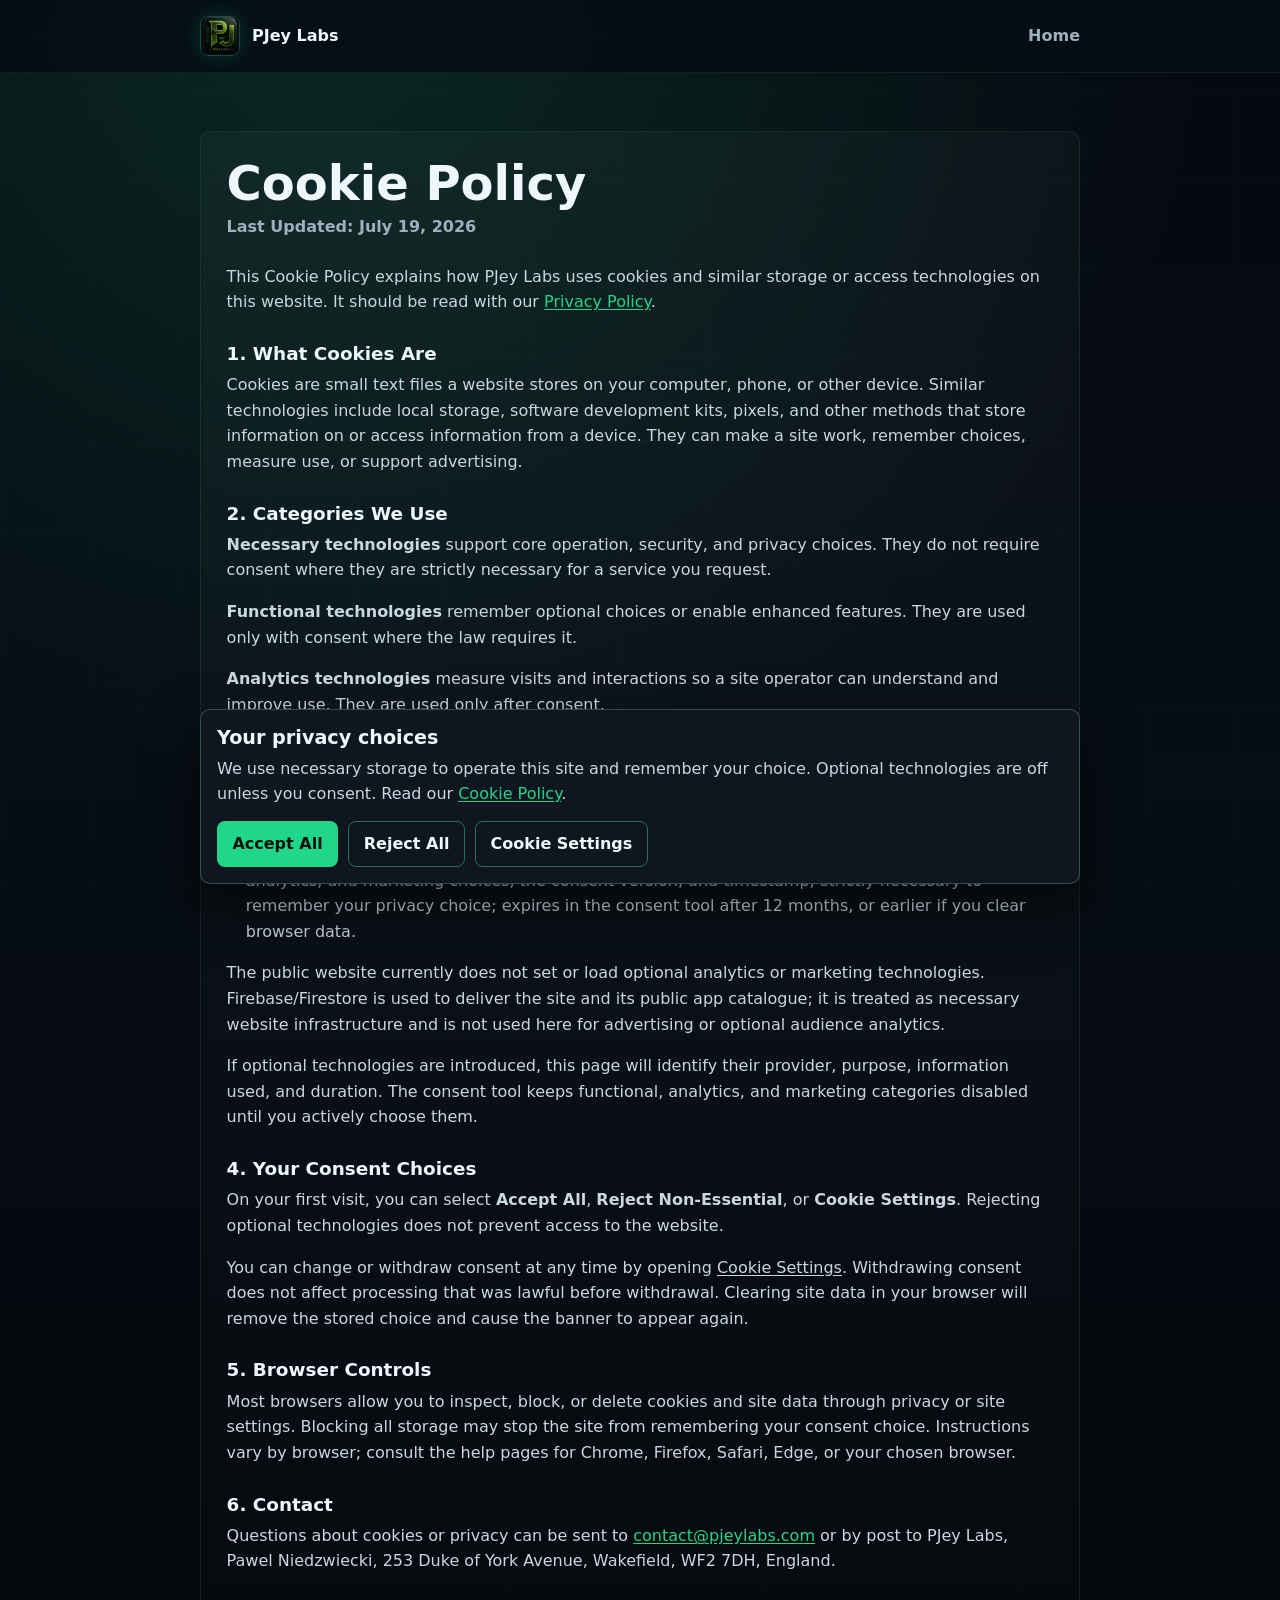
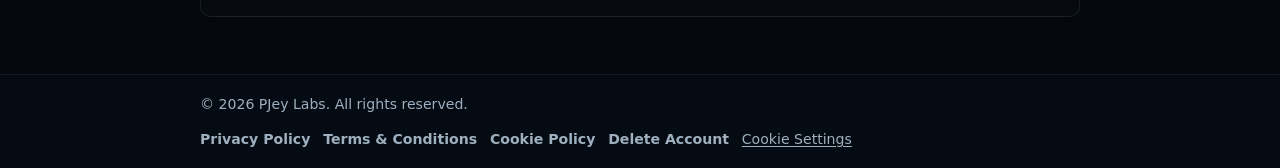
<file: cookie-policy/index.html>
<!DOCTYPE html>
<html lang="en">
<head>
  <meta charset="UTF-8" />
  <meta name="viewport" content="width=device-width, initial-scale=1.0" />
  <meta name="description" content="Cookie Policy explaining how PJey Labs uses cookies and similar technologies and how to manage consent." />
  <link rel="canonical" href="https://pjeylabs.com/cookie-policy/" />
  <meta property="og:type" content="website" />
  <meta property="og:site_name" content="PJey Labs" />
  <meta property="og:title" content="Cookie Policy | PJey Labs" />
  <meta property="og:description" content="How PJey Labs uses cookies and similar technologies and how to manage consent." />
  <meta property="og:url" content="https://pjeylabs.com/cookie-policy/" />
  <meta property="og:image" content="https://pjeylabs.com/pjey-labs-logo.png" />
  <title>Cookie Policy | PJey Labs</title>
  <link rel="icon" type="image/png" href="../favicon.png" />
  <link rel="shortcut icon" type="image/png" href="../favicon.png" />
  <link rel="apple-touch-icon" sizes="180x180" href="/apple-touch-icon.png" />
  <link rel="stylesheet" href="../assets/css/cookie-consent.css" />
  <style>
    :root {
      --text: #eef6ff;
      --muted: #9eb0bf;
      --line-soft: rgba(168, 255, 214, 0.08);
      --accent: #20d68b;
      --radius: 10px;
      --max: 880px;
    }

    * { box-sizing: border-box; }

    body {
      margin: 0;
      min-height: 100vh;
      font-family: "Inter", "Segoe UI", "Noto Sans", system-ui, -apple-system, sans-serif;
      color: var(--text);
      background:
        radial-gradient(120% 80% at 25% 0%, rgba(32, 214, 139, 0.15), transparent 58%),
        linear-gradient(180deg, #050910 0%, #060d14 44%, #04070c 100%);
      line-height: 1.6;
    }

    body::before {
      content: "";
      position: fixed;
      inset: 0;
      z-index: -1;
      pointer-events: none;
      background-image: linear-gradient(rgba(255, 255, 255, 0.035) 1px, transparent 1px),
        linear-gradient(90deg, rgba(255, 255, 255, 0.025) 1px, transparent 1px);
      background-size: 88px 88px;
      opacity: 0.5;
    }

    a { color: var(--accent); text-decoration: underline; text-underline-offset: 2px; }
    .container { width: min(100% - 2rem, var(--max)); margin: 0 auto; }
    .site-header { border-bottom: 1px solid var(--line-soft); background: rgba(6, 13, 20, 0.9); backdrop-filter: blur(14px); }
    .header-inner { min-height: 72px; display: flex; align-items: center; justify-content: space-between; gap: 1rem; flex-wrap: wrap; }
    .brand { display: inline-flex; align-items: center; gap: 0.75rem; color: var(--text); font-weight: 800; text-decoration: none; }
    .brand img { width: 40px; height: 40px; border-radius: 8px; border: 1px solid rgba(32, 214, 139, 0.34); object-fit: cover; box-shadow: 0 0 22px rgba(32, 214, 139, 0.2); }
    .back-link { color: var(--muted); font-weight: 700; text-decoration: none; }
    .back-link:hover, .back-link:focus-visible { color: var(--text); outline: none; }
    main { padding: clamp(2rem, 5vw, 3.6rem) 0; }
    .policy { border: 1px solid var(--line-soft); border-radius: var(--radius); background: linear-gradient(180deg, rgba(255, 255, 255, 0.032), rgba(255, 255, 255, 0.012)); padding: clamp(1rem, 3vw, 1.6rem); }
    h1, h2, p, ul { margin-top: 0; }
    h1 { margin-bottom: 0.25rem; font-size: clamp(2rem, 5vw, 3rem); line-height: 1.1; }
    h2 { margin: 1.7rem 0 0.45rem; font-size: 1.15rem; line-height: 1.25; }
    .updated { color: var(--muted); margin-bottom: 1.5rem; font-weight: 700; }
    p, li { color: #c9d7e2; }
    ul { padding-left: 1.2rem; }
    .site-footer { border-top: 1px solid var(--line-soft); padding: 1.1rem 0; background: rgba(6, 13, 20, 0.9); color: var(--muted); font-size: 0.88rem; }
    .footer-inner { display: flex; align-items: center; justify-content: space-between; gap: 0.8rem; flex-wrap: wrap; }
    .footer-links { display: flex; align-items: center; gap: 0.8rem; flex-wrap: wrap; }
    .footer-links a { color: var(--muted); font-weight: 700; text-decoration: none; }
    .footer-links a:hover, .footer-links a:focus-visible { color: var(--text); outline: none; }
    @media (max-width: 560px) { .footer-inner { align-items: flex-start; flex-direction: column; } }
  </style>
</head>
<body>
  <header class="site-header">
    <div class="container header-inner">
      <a class="brand" href="/">
        <img src="../pjey-labs-logo.png" width="40" height="40" alt="PJey Labs logo" />
        <span>PJey Labs</span>
      </a>
      <a class="back-link" href="/">Home</a>
    </div>
  </header>

  <main class="container">
    <article class="policy">
      <h1>Cookie Policy</h1>
      <p class="updated">Last Updated: July 19, 2026</p>

      <p>This Cookie Policy explains how PJey Labs uses cookies and similar storage or access technologies on this website. It should be read with our <a href="/privacy-policy/">Privacy Policy</a>.</p>

      <h2>1. What Cookies Are</h2>
      <p>Cookies are small text files a website stores on your computer, phone, or other device. Similar technologies include local storage, software development kits, pixels, and other methods that store information on or access information from a device. They can make a site work, remember choices, measure use, or support advertising.</p>

      <h2>2. Categories We Use</h2>
      <p><strong>Necessary technologies</strong> support core operation, security, and privacy choices. They do not require consent where they are strictly necessary for a service you request.</p>
      <p><strong>Functional technologies</strong> remember optional choices or enable enhanced features. They are used only with consent where the law requires it.</p>
      <p><strong>Analytics technologies</strong> measure visits and interactions so a site operator can understand and improve use. They are used only after consent.</p>
      <p><strong>Marketing technologies</strong> support advertising, conversion measurement, profiling, or cross-site tracking. They are used only after consent.</p>

      <h2>3. Technologies Currently Used on This Website</h2>
      <ul>
        <li><strong>pjeylabs_cookie_consent</strong> — first-party browser local storage; records necessary, functional, analytics, and marketing choices, the consent version, and timestamp; strictly necessary to remember your privacy choice; expires in the consent tool after 12 months, or earlier if you clear browser data.</li>
      </ul>
      <p>The public website currently does not set or load optional analytics or marketing technologies. Firebase/Firestore is used to deliver the site and its public app catalogue; it is treated as necessary website infrastructure and is not used here for advertising or optional audience analytics.</p>
      <p>If optional technologies are introduced, this page will identify their provider, purpose, information used, and duration. The consent tool keeps functional, analytics, and marketing categories disabled until you actively choose them.</p>

      <h2>4. Your Consent Choices</h2>
      <p>On your first visit, you can select <strong>Accept All</strong>, <strong>Reject Non-Essential</strong>, or <strong>Cookie Settings</strong>. Rejecting optional technologies does not prevent access to the website.</p>
      <p>You can change or withdraw consent at any time by opening <button class="cookie-settings-trigger" type="button" data-cookie-settings>Cookie Settings</button>. Withdrawing consent does not affect processing that was lawful before withdrawal. Clearing site data in your browser will remove the stored choice and cause the banner to appear again.</p>

      <h2>5. Browser Controls</h2>
      <p>Most browsers allow you to inspect, block, or delete cookies and site data through privacy or site settings. Blocking all storage may stop the site from remembering your consent choice. Instructions vary by browser; consult the help pages for Chrome, Firefox, Safari, Edge, or your chosen browser.</p>

      <h2>6. Contact</h2>
      <p>Questions about cookies or privacy can be sent to <a href="mailto:contact@pjeylabs.com">contact@pjeylabs.com</a> or by post to PJey Labs, Pawel Niedzwiecki, 253 Duke of York Avenue, Wakefield, WF2 7DH, England.</p>
    </article>
  </main>

  <footer class="site-footer">
    <div class="container footer-inner">
      <span>© 2026 PJey Labs. All rights reserved.</span>
      <nav class="footer-links" aria-label="Footer links">
        <a href="/privacy-policy/">Privacy Policy</a>
        <a href="/terms-and-conditions/">Terms &amp; Conditions</a>
        <a href="/cookie-policy/" aria-current="page">Cookie Policy</a>
        <a href="/delete-account/">Delete Account</a>
        <button class="cookie-settings-trigger" type="button" data-cookie-settings>Cookie Settings</button>
      </nav>
    </div>
  </footer>
  <script src="../assets/js/cookie-consent.js" defer></script>
</body>
</html>
</file>
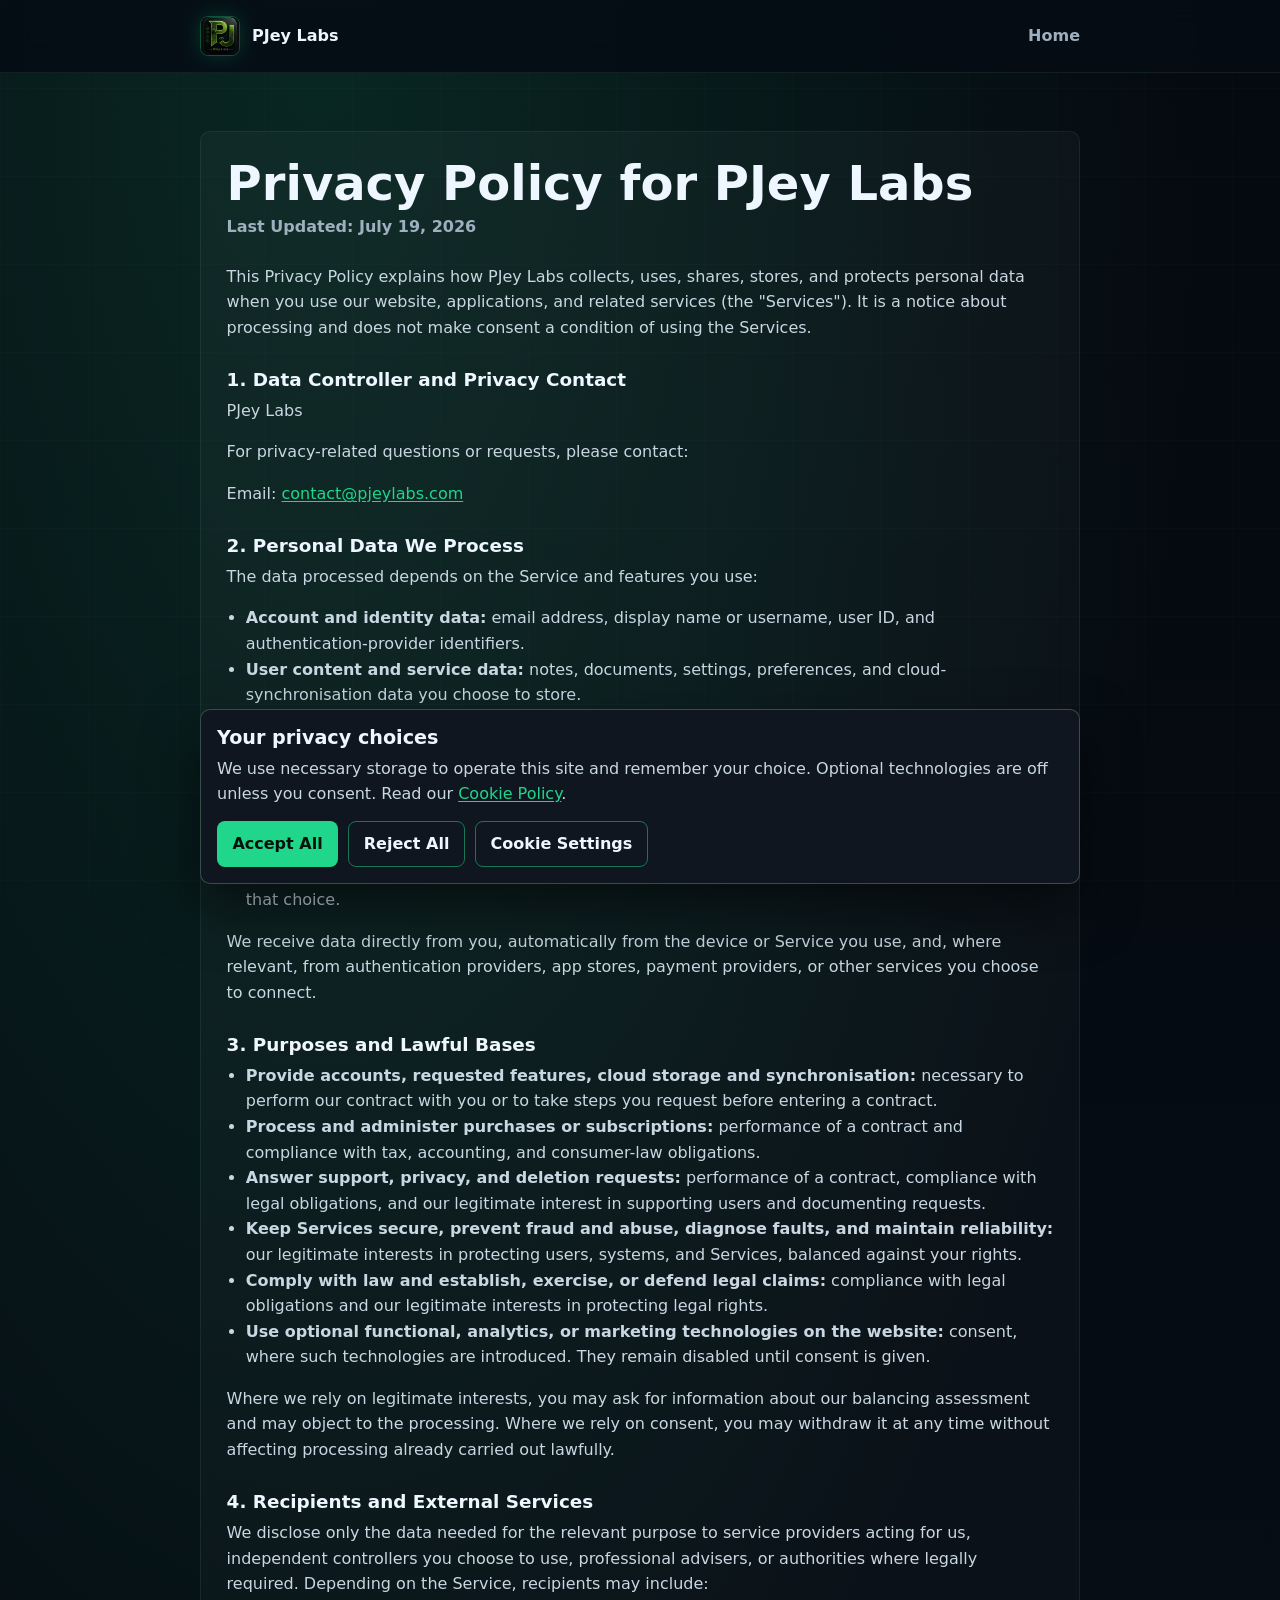
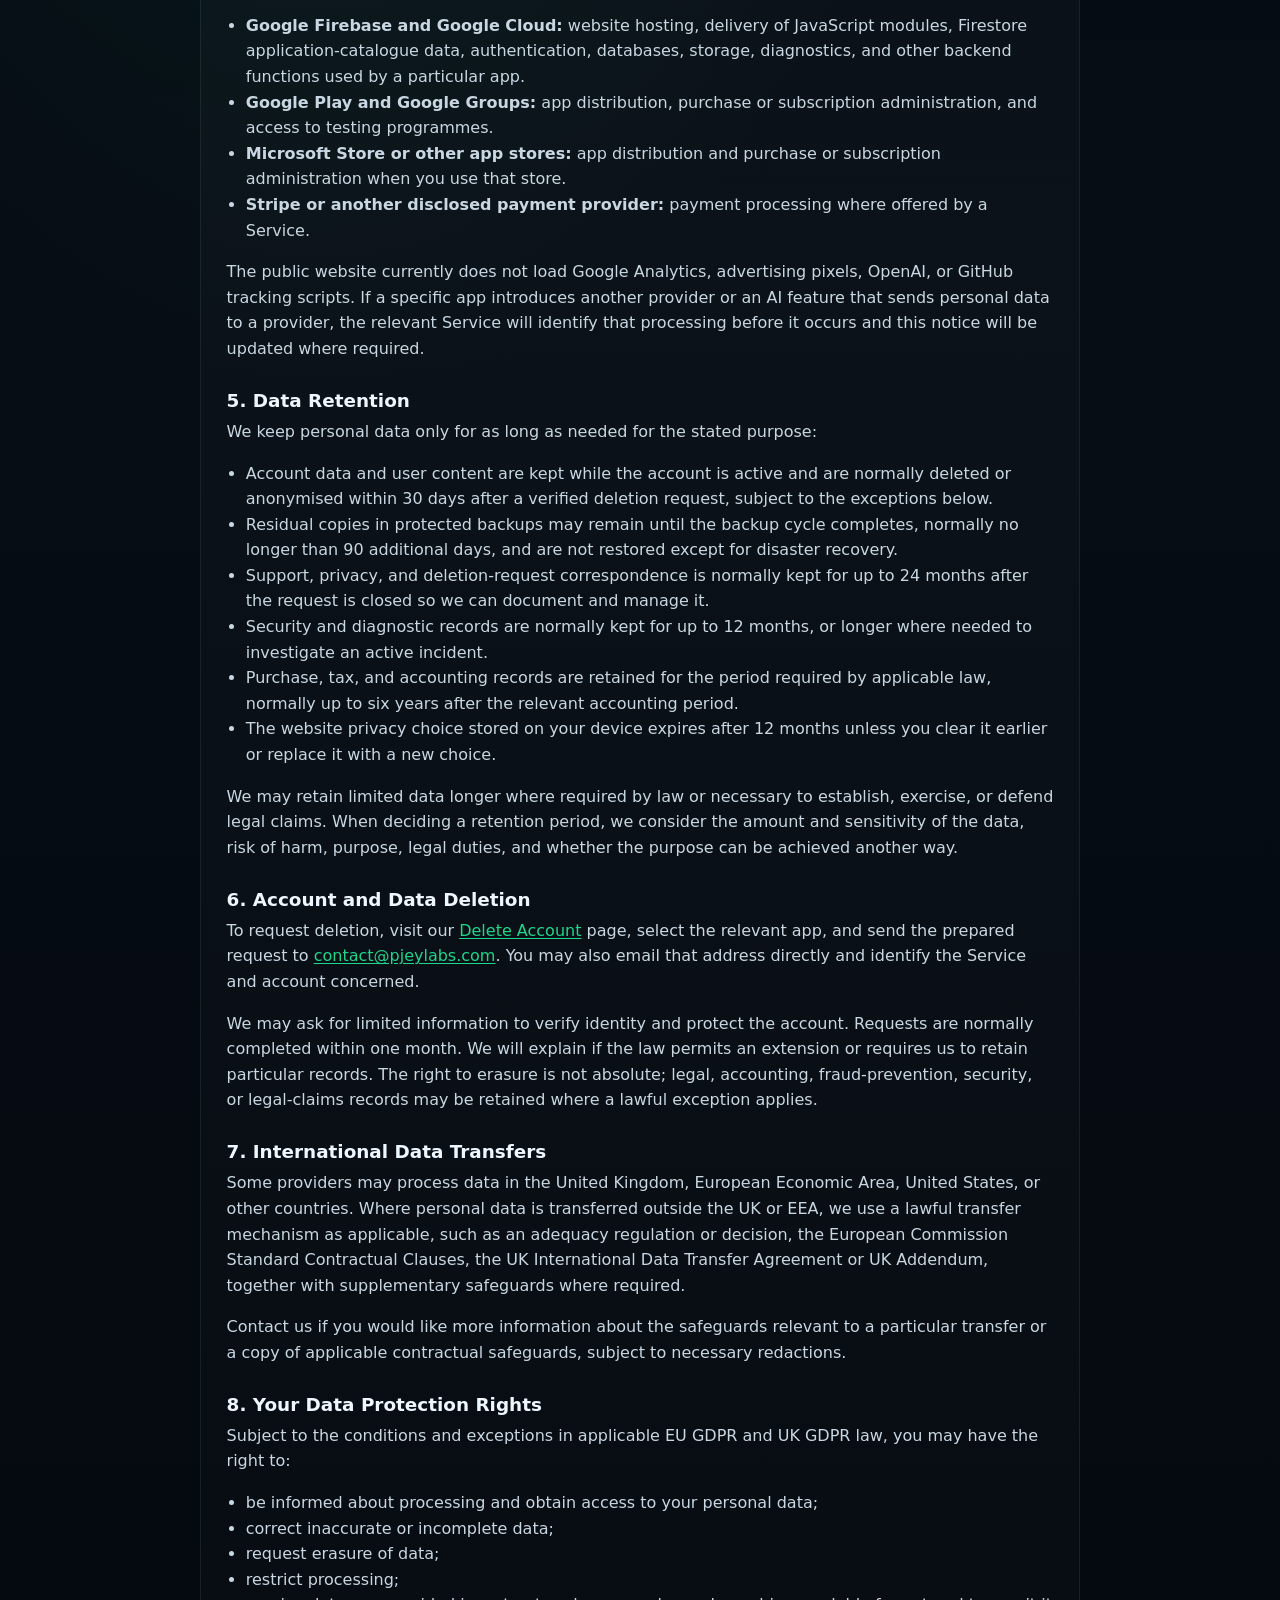
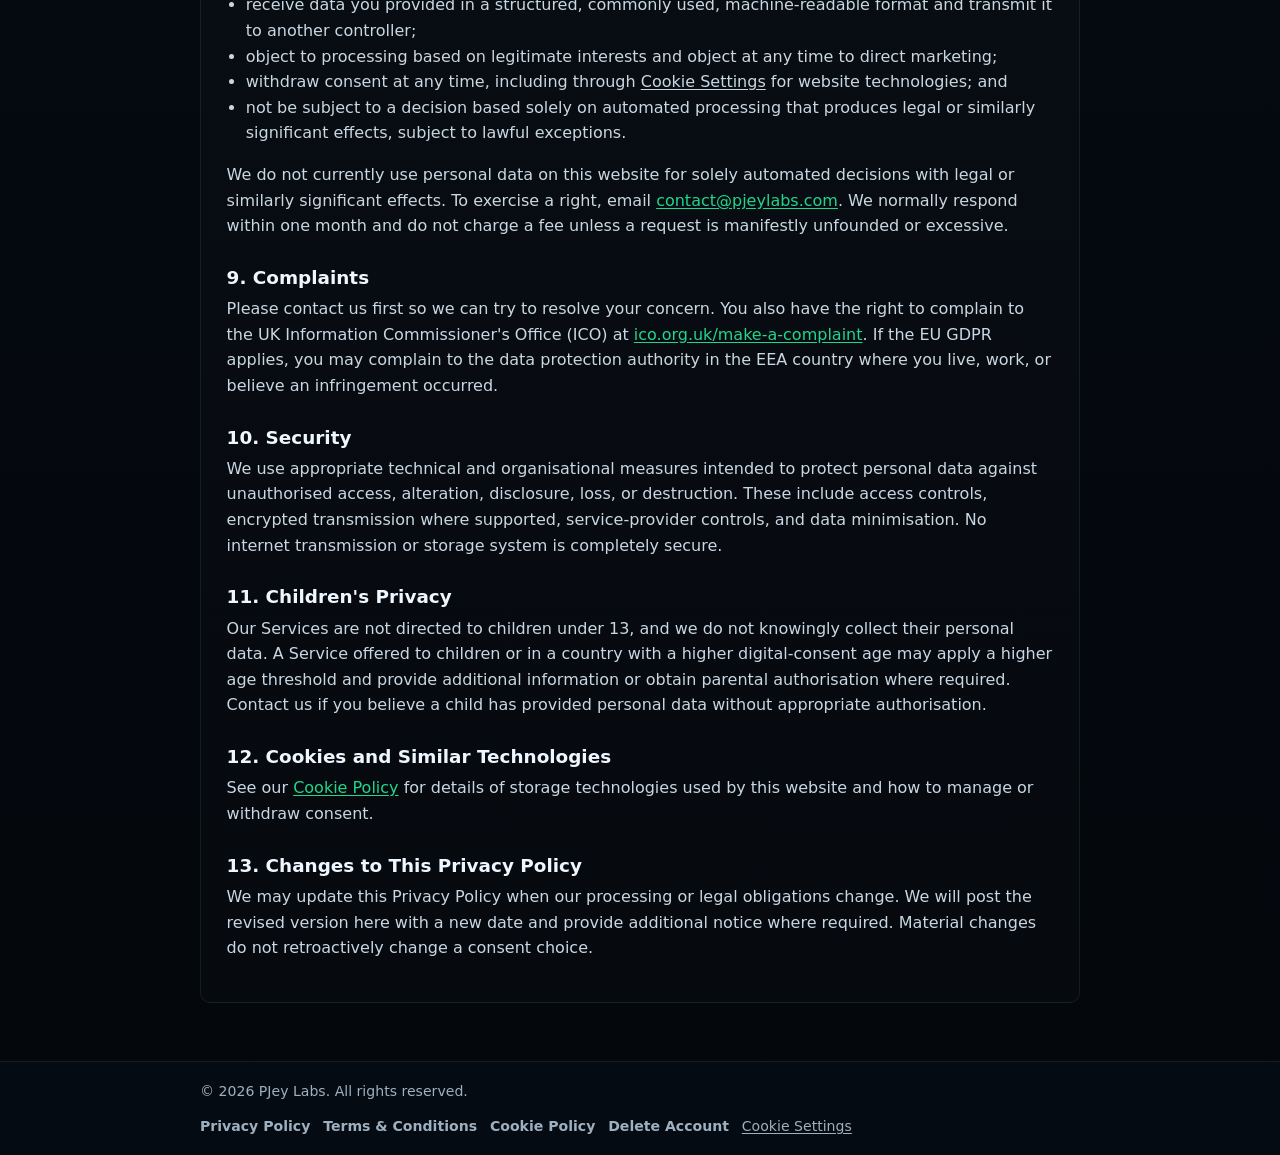
<file: privacy-policy/index.html>
<!DOCTYPE html>
<html lang="en">
<head>
  <meta charset="UTF-8" />
  <meta name="viewport" content="width=device-width, initial-scale=1.0" />
  <meta
    name="description"
    content="Privacy Policy for PJey Labs applications, websites, and related services."
  />
  <link rel="canonical" href="https://pjeylabs.com/privacy-policy/" />
  <meta property="og:type" content="website" />
  <meta property="og:site_name" content="PJey Labs" />
  <meta property="og:title" content="Privacy Policy | PJey Labs" />
  <meta property="og:description" content="Privacy Policy for PJey Labs applications, websites, and related services." />
  <meta property="og:url" content="https://pjeylabs.com/privacy-policy/" />
  <meta property="og:image" content="https://pjeylabs.com/pjey-labs-logo.png" />
  <title>Privacy Policy | PJey Labs</title>
  <link rel="icon" type="image/png" href="../favicon.png" />
  <link rel="shortcut icon" type="image/png" href="../favicon.png" />
  <link rel="apple-touch-icon" sizes="180x180" href="/apple-touch-icon.png" />
  <link rel="stylesheet" href="../assets/css/cookie-consent.css" />
  <style>
    :root {
      --bg: #060d14;
      --surface: #0f161f;
      --text: #eef6ff;
      --muted: #9eb0bf;
      --line: rgba(168, 255, 214, 0.15);
      --line-soft: rgba(168, 255, 214, 0.08);
      --accent: #20d68b;
      --radius: 10px;
      --max: 880px;
    }

    * {
      box-sizing: border-box;
    }

    body {
      margin: 0;
      min-height: 100vh;
      font-family: "Inter", "Segoe UI", "Noto Sans", system-ui, -apple-system, sans-serif;
      color: var(--text);
      background:
        radial-gradient(120% 80% at 25% 0%, rgba(32, 214, 139, 0.15), transparent 58%),
        linear-gradient(180deg, #050910 0%, #060d14 44%, #04070c 100%);
      line-height: 1.6;
    }

    body::before {
      content: "";
      position: fixed;
      inset: 0;
      z-index: -1;
      pointer-events: none;
      background-image: linear-gradient(rgba(255, 255, 255, 0.035) 1px, transparent 1px),
        linear-gradient(90deg, rgba(255, 255, 255, 0.025) 1px, transparent 1px);
      background-size: 88px 88px;
      opacity: 0.5;
    }

    a {
      color: var(--accent);
      text-decoration: underline;
      text-underline-offset: 2px;
    }

    .container {
      width: min(100% - 2rem, var(--max));
      margin: 0 auto;
    }

    .site-header {
      border-bottom: 1px solid var(--line-soft);
      background: rgba(6, 13, 20, 0.9);
      backdrop-filter: blur(14px);
    }

    .header-inner {
      min-height: 72px;
      display: flex;
      align-items: center;
      justify-content: space-between;
      gap: 1rem;
      flex-wrap: wrap;
    }

    .brand {
      display: inline-flex;
      align-items: center;
      gap: 0.75rem;
      color: var(--text);
      font-weight: 800;
      text-decoration: none;
    }

    .brand img {
      width: 40px;
      height: 40px;
      border-radius: 8px;
      border: 1px solid rgba(32, 214, 139, 0.34);
      object-fit: cover;
      box-shadow: 0 0 22px rgba(32, 214, 139, 0.2);
    }

    .back-link {
      color: var(--muted);
      font-weight: 700;
      text-decoration: none;
    }

    .back-link:hover,
    .back-link:focus-visible {
      color: var(--text);
      outline: none;
    }

    main {
      padding: clamp(2rem, 5vw, 3.6rem) 0;
    }

    .policy {
      border: 1px solid var(--line-soft);
      border-radius: var(--radius);
      background: linear-gradient(180deg, rgba(255, 255, 255, 0.032), rgba(255, 255, 255, 0.012));
      padding: clamp(1rem, 3vw, 1.6rem);
    }

    h1,
    h2,
    p,
    ul {
      margin-top: 0;
    }

    h1 {
      margin-bottom: 0.25rem;
      font-size: clamp(2rem, 5vw, 3rem);
      line-height: 1.1;
    }

    h2 {
      margin: 1.7rem 0 0.45rem;
      font-size: 1.15rem;
      line-height: 1.25;
    }

    .updated {
      color: var(--muted);
      margin-bottom: 1.5rem;
      font-weight: 700;
    }

    p,
    li {
      color: #c9d7e2;
    }

    ul {
      padding-left: 1.2rem;
    }

    .site-footer {
      border-top: 1px solid var(--line-soft);
      padding: 1.1rem 0;
      background: rgba(6, 13, 20, 0.9);
      color: var(--muted);
      font-size: 0.88rem;
    }

    .footer-inner {
      display: flex;
      align-items: center;
      justify-content: space-between;
      gap: 0.8rem;
      flex-wrap: wrap;
    }

    .footer-links {
      display: flex;
      align-items: center;
      gap: 0.8rem;
      flex-wrap: wrap;
    }

    .footer-links a {
      color: var(--muted);
      font-weight: 700;
      text-decoration: none;
    }

    .footer-links a:hover,
    .footer-links a:focus-visible {
      color: var(--text);
      outline: none;
    }

    @media (max-width: 560px) {
      .footer-inner {
        align-items: flex-start;
        flex-direction: column;
      }
    }
  </style>
</head>
<body>
  <header class="site-header">
    <div class="container header-inner">
      <a class="brand" href="/">
        <img src="../pjey-labs-logo.png" width="40" height="40" alt="PJey Labs logo" />
        <span>PJey Labs</span>
      </a>
      <a class="back-link" href="/">Home</a>
    </div>
  </header>

  <main class="container">
    <article class="policy">
      <h1>Privacy Policy for PJey Labs</h1>
      <p class="updated">Last Updated: July 19, 2026</p>

      <p>This Privacy Policy explains how PJey Labs collects, uses, shares, stores, and protects personal data when you use our website, applications, and related services (the "Services"). It is a notice about processing and does not make consent a condition of using the Services.</p>

      <h2>1. Data Controller and Privacy Contact</h2>
      <p>PJey Labs</p>
      <p>For privacy-related questions or requests, please contact:</p>
      <p>Email: <a href="mailto:contact@pjeylabs.com">contact@pjeylabs.com</a></p>

      <h2>2. Personal Data We Process</h2>
      <p>The data processed depends on the Service and features you use:</p>
      <ul>
        <li><strong>Account and identity data:</strong> email address, display name or username, user ID, and authentication-provider identifiers.</li>
        <li><strong>User content and service data:</strong> notes, documents, settings, preferences, and cloud-synchronisation data you choose to store.</li>
        <li><strong>Technical and diagnostic data:</strong> IP address, device and browser type, operating system, app version, language, timestamps, security events, crash reports, and diagnostics.</li>
        <li><strong>Purchase data:</strong> transaction identifier, product, subscription status, purchase time, and payment confirmation. PJey Labs does not receive or store full payment-card details.</li>
        <li><strong>Communications:</strong> messages, email address, and information you provide in support, privacy, or account-deletion requests.</li>
        <li><strong>Website preference data:</strong> the cookie categories you accept or reject and the time and version of that choice.</li>
      </ul>
      <p>We receive data directly from you, automatically from the device or Service you use, and, where relevant, from authentication providers, app stores, payment providers, or other services you choose to connect.</p>

      <h2>3. Purposes and Lawful Bases</h2>
      <ul>
        <li><strong>Provide accounts, requested features, cloud storage and synchronisation:</strong> necessary to perform our contract with you or to take steps you request before entering a contract.</li>
        <li><strong>Process and administer purchases or subscriptions:</strong> performance of a contract and compliance with tax, accounting, and consumer-law obligations.</li>
        <li><strong>Answer support, privacy, and deletion requests:</strong> performance of a contract, compliance with legal obligations, and our legitimate interest in supporting users and documenting requests.</li>
        <li><strong>Keep Services secure, prevent fraud and abuse, diagnose faults, and maintain reliability:</strong> our legitimate interests in protecting users, systems, and Services, balanced against your rights.</li>
        <li><strong>Comply with law and establish, exercise, or defend legal claims:</strong> compliance with legal obligations and our legitimate interests in protecting legal rights.</li>
        <li><strong>Use optional functional, analytics, or marketing technologies on the website:</strong> consent, where such technologies are introduced. They remain disabled until consent is given.</li>
      </ul>
      <p>Where we rely on legitimate interests, you may ask for information about our balancing assessment and may object to the processing. Where we rely on consent, you may withdraw it at any time without affecting processing already carried out lawfully.</p>

      <h2>4. Recipients and External Services</h2>
      <p>We disclose only the data needed for the relevant purpose to service providers acting for us, independent controllers you choose to use, professional advisers, or authorities where legally required. Depending on the Service, recipients may include:</p>
      <ul>
        <li><strong>Google Firebase and Google Cloud:</strong> website hosting, delivery of JavaScript modules, Firestore application-catalogue data, authentication, databases, storage, diagnostics, and other backend functions used by a particular app.</li>
        <li><strong>Google Play and Google Groups:</strong> app distribution, purchase or subscription administration, and access to testing programmes.</li>
        <li><strong>Microsoft Store or other app stores:</strong> app distribution and purchase or subscription administration when you use that store.</li>
        <li><strong>Stripe or another disclosed payment provider:</strong> payment processing where offered by a Service.</li>
      </ul>
      <p>The public website currently does not load Google Analytics, advertising pixels, OpenAI, or GitHub tracking scripts. If a specific app introduces another provider or an AI feature that sends personal data to a provider, the relevant Service will identify that processing before it occurs and this notice will be updated where required.</p>

      <h2>5. Data Retention</h2>
      <p>We keep personal data only for as long as needed for the stated purpose:</p>
      <ul>
        <li>Account data and user content are kept while the account is active and are normally deleted or anonymised within 30 days after a verified deletion request, subject to the exceptions below.</li>
        <li>Residual copies in protected backups may remain until the backup cycle completes, normally no longer than 90 additional days, and are not restored except for disaster recovery.</li>
        <li>Support, privacy, and deletion-request correspondence is normally kept for up to 24 months after the request is closed so we can document and manage it.</li>
        <li>Security and diagnostic records are normally kept for up to 12 months, or longer where needed to investigate an active incident.</li>
        <li>Purchase, tax, and accounting records are retained for the period required by applicable law, normally up to six years after the relevant accounting period.</li>
        <li>The website privacy choice stored on your device expires after 12 months unless you clear it earlier or replace it with a new choice.</li>
      </ul>
      <p>We may retain limited data longer where required by law or necessary to establish, exercise, or defend legal claims. When deciding a retention period, we consider the amount and sensitivity of the data, risk of harm, purpose, legal duties, and whether the purpose can be achieved another way.</p>

      <h2>6. Account and Data Deletion</h2>
      <p>To request deletion, visit our <a href="/delete-account/">Delete Account</a> page, select the relevant app, and send the prepared request to <a href="mailto:contact@pjeylabs.com">contact@pjeylabs.com</a>. You may also email that address directly and identify the Service and account concerned.</p>
      <p>We may ask for limited information to verify identity and protect the account. Requests are normally completed within one month. We will explain if the law permits an extension or requires us to retain particular records. The right to erasure is not absolute; legal, accounting, fraud-prevention, security, or legal-claims records may be retained where a lawful exception applies.</p>

      <h2>7. International Data Transfers</h2>
      <p>Some providers may process data in the United Kingdom, European Economic Area, United States, or other countries. Where personal data is transferred outside the UK or EEA, we use a lawful transfer mechanism as applicable, such as an adequacy regulation or decision, the European Commission Standard Contractual Clauses, the UK International Data Transfer Agreement or UK Addendum, together with supplementary safeguards where required.</p>
      <p>Contact us if you would like more information about the safeguards relevant to a particular transfer or a copy of applicable contractual safeguards, subject to necessary redactions.</p>

      <h2>8. Your Data Protection Rights</h2>
      <p>Subject to the conditions and exceptions in applicable EU GDPR and UK GDPR law, you may have the right to:</p>
      <ul>
        <li>be informed about processing and obtain access to your personal data;</li>
        <li>correct inaccurate or incomplete data;</li>
        <li>request erasure of data;</li>
        <li>restrict processing;</li>
        <li>receive data you provided in a structured, commonly used, machine-readable format and transmit it to another controller;</li>
        <li>object to processing based on legitimate interests and object at any time to direct marketing;</li>
        <li>withdraw consent at any time, including through <button class="cookie-settings-trigger" type="button" data-cookie-settings>Cookie Settings</button> for website technologies; and</li>
        <li>not be subject to a decision based solely on automated processing that produces legal or similarly significant effects, subject to lawful exceptions.</li>
      </ul>
      <p>We do not currently use personal data on this website for solely automated decisions with legal or similarly significant effects. To exercise a right, email <a href="mailto:contact@pjeylabs.com">contact@pjeylabs.com</a>. We normally respond within one month and do not charge a fee unless a request is manifestly unfounded or excessive.</p>

      <h2>9. Complaints</h2>
      <p>Please contact us first so we can try to resolve your concern. You also have the right to complain to the UK Information Commissioner's Office (ICO) at <a href="https://ico.org.uk/make-a-complaint/" target="_blank" rel="noopener noreferrer">ico.org.uk/make-a-complaint</a>. If the EU GDPR applies, you may complain to the data protection authority in the EEA country where you live, work, or believe an infringement occurred.</p>

      <h2>10. Security</h2>
      <p>We use appropriate technical and organisational measures intended to protect personal data against unauthorised access, alteration, disclosure, loss, or destruction. These include access controls, encrypted transmission where supported, service-provider controls, and data minimisation. No internet transmission or storage system is completely secure.</p>

      <h2>11. Children's Privacy</h2>
      <p>Our Services are not directed to children under 13, and we do not knowingly collect their personal data. A Service offered to children or in a country with a higher digital-consent age may apply a higher age threshold and provide additional information or obtain parental authorisation where required. Contact us if you believe a child has provided personal data without appropriate authorisation.</p>

      <h2>12. Cookies and Similar Technologies</h2>
      <p>See our <a href="/cookie-policy/">Cookie Policy</a> for details of storage technologies used by this website and how to manage or withdraw consent.</p>

      <h2>13. Changes to This Privacy Policy</h2>
      <p>We may update this Privacy Policy when our processing or legal obligations change. We will post the revised version here with a new date and provide additional notice where required. Material changes do not retroactively change a consent choice.</p>
    </article>
  </main>

  <footer class="site-footer">
    <div class="container footer-inner">
      <span>© 2026 PJey Labs. All rights reserved.</span>
      <nav class="footer-links" aria-label="Footer links">
        <a href="/privacy-policy/" aria-current="page">Privacy Policy</a>
        <a href="/terms-and-conditions/">Terms &amp; Conditions</a>
        <a href="/cookie-policy/">Cookie Policy</a>
        <a href="/delete-account/">Delete Account</a>
        <button class="cookie-settings-trigger" type="button" data-cookie-settings>Cookie Settings</button>
      </nav>
    </div>
  </footer>
  <script src="../assets/js/cookie-consent.js" defer></script>
</body>
</html>
</file>
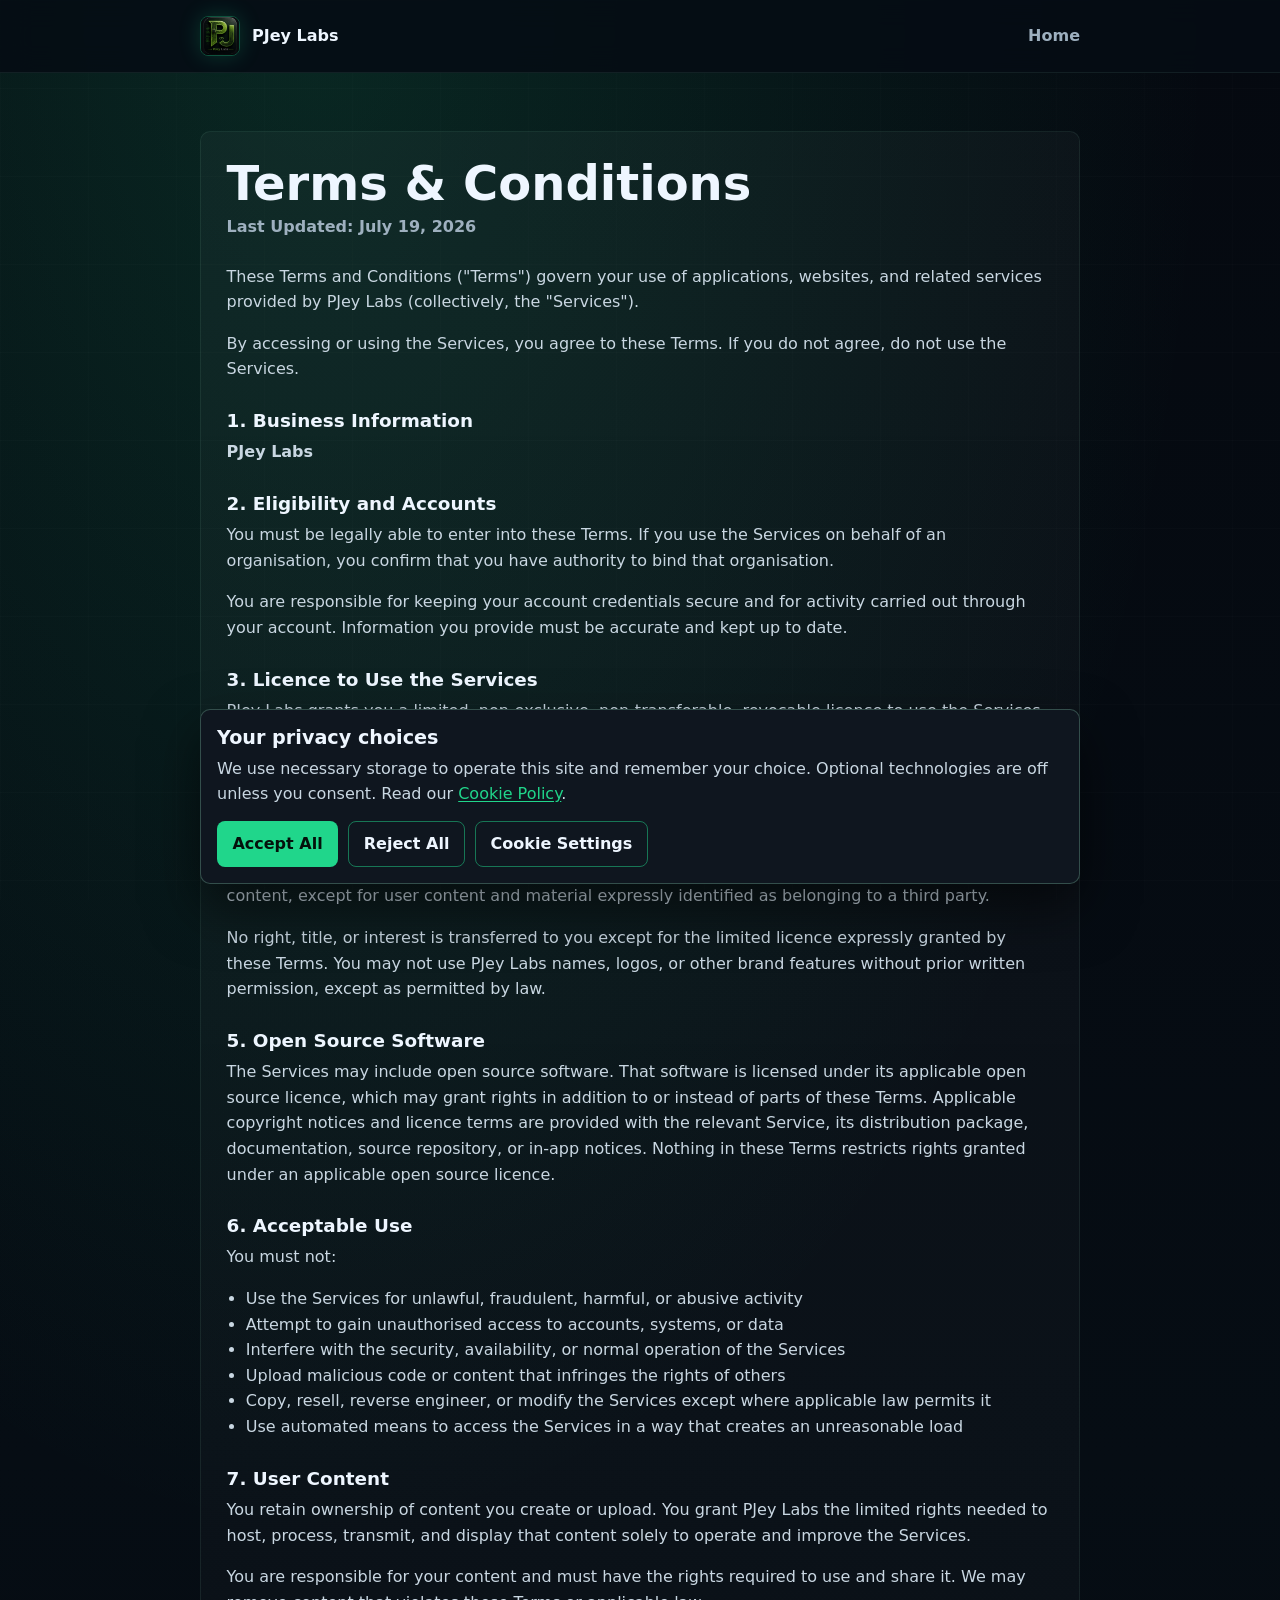
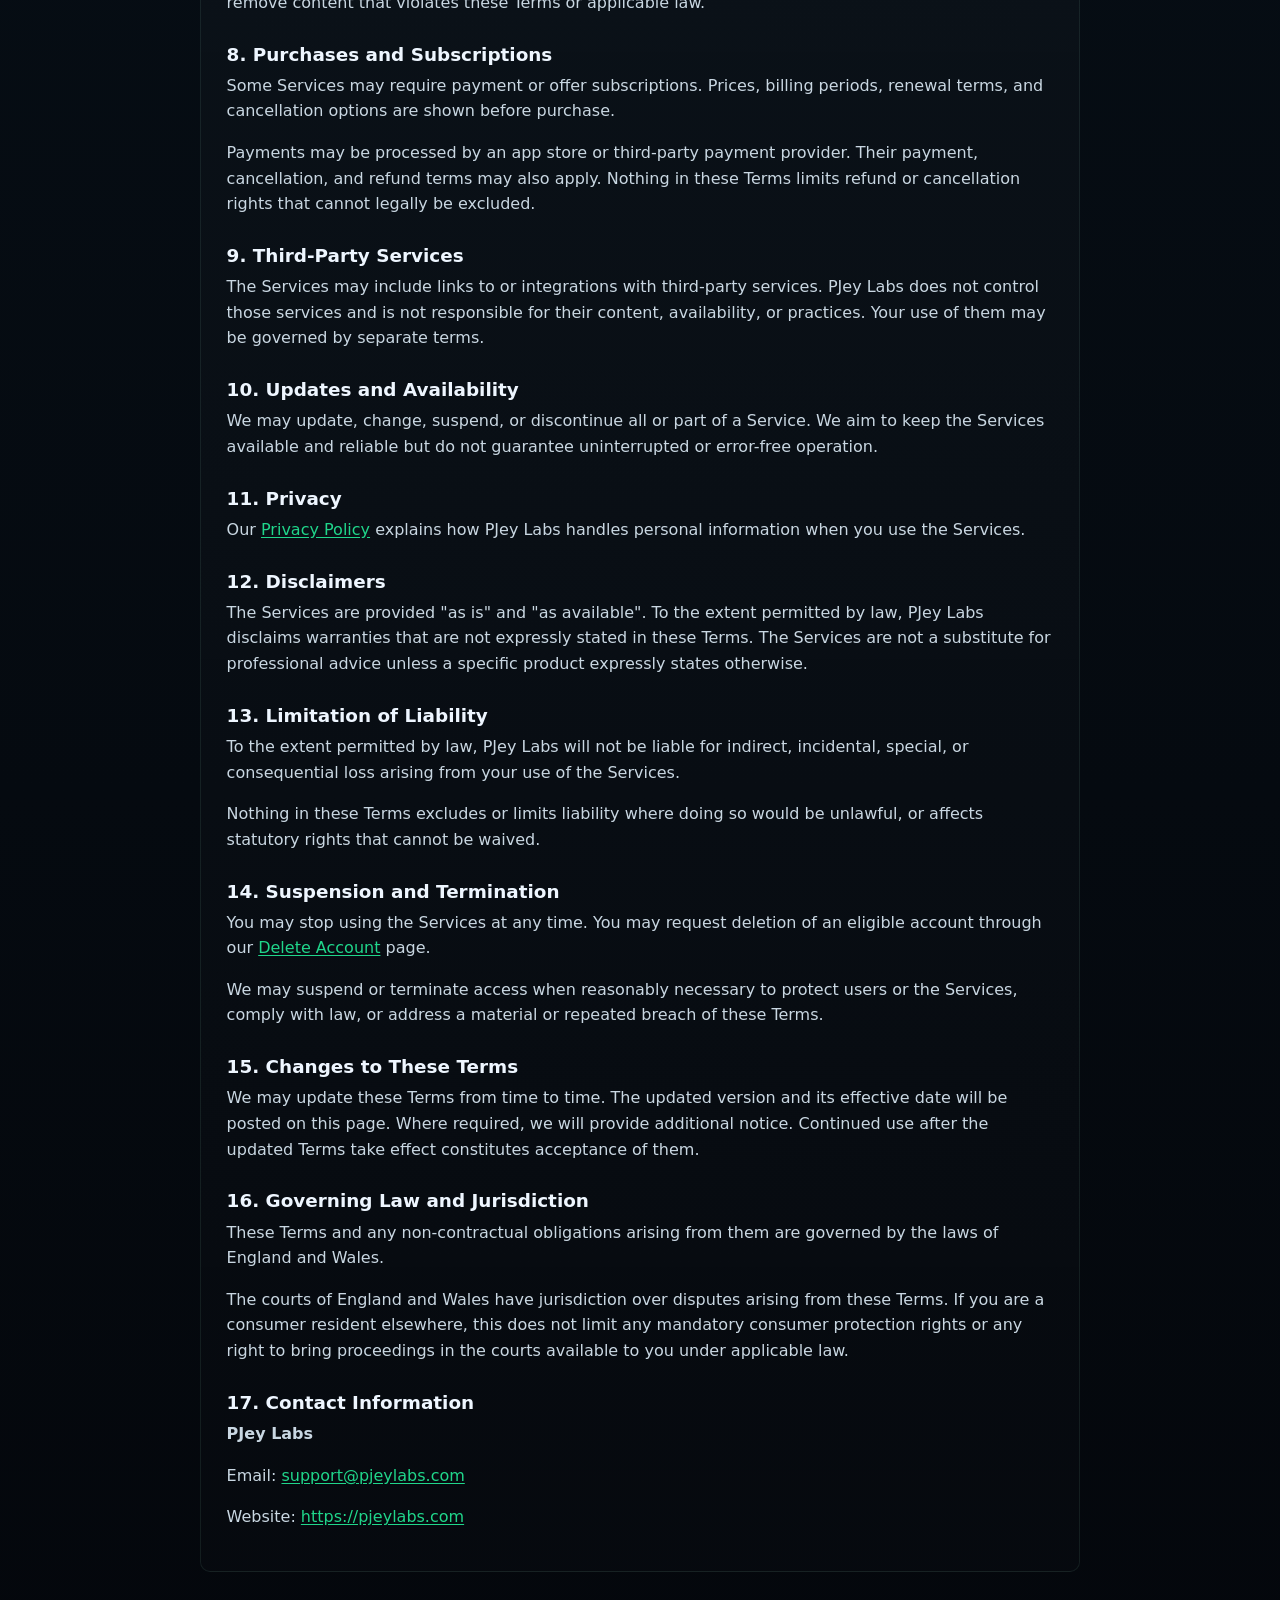
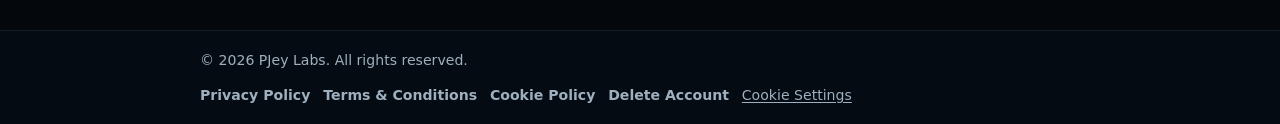
<file: terms-and-conditions/index.html>
<!DOCTYPE html>
<html lang="en">
<head>
  <meta charset="UTF-8" />
  <meta name="viewport" content="width=device-width, initial-scale=1.0" />
  <meta
    name="description"
    content="Terms and Conditions for PJey Labs applications, websites, and related services."
  />
  <link rel="canonical" href="https://pjeylabs.com/terms-and-conditions/" />
  <meta property="og:type" content="website" />
  <meta property="og:site_name" content="PJey Labs" />
  <meta property="og:title" content="Terms &amp; Conditions | PJey Labs" />
  <meta property="og:description" content="Terms and Conditions for PJey Labs applications, websites, and related services." />
  <meta property="og:url" content="https://pjeylabs.com/terms-and-conditions/" />
  <meta property="og:image" content="https://pjeylabs.com/pjey-labs-logo.png" />
  <title>Terms &amp; Conditions | PJey Labs</title>
  <link rel="icon" type="image/png" href="../favicon.png" />
  <link rel="shortcut icon" type="image/png" href="../favicon.png" />
  <link rel="apple-touch-icon" sizes="180x180" href="/apple-touch-icon.png" />
  <link rel="stylesheet" href="../assets/css/cookie-consent.css" />
  <style>
    :root {
      --bg: #060d14;
      --surface: #0f161f;
      --text: #eef6ff;
      --muted: #9eb0bf;
      --line: rgba(168, 255, 214, 0.15);
      --line-soft: rgba(168, 255, 214, 0.08);
      --accent: #20d68b;
      --radius: 10px;
      --max: 880px;
    }

    * {
      box-sizing: border-box;
    }

    body {
      margin: 0;
      min-height: 100vh;
      font-family: "Inter", "Segoe UI", "Noto Sans", system-ui, -apple-system, sans-serif;
      color: var(--text);
      background:
        radial-gradient(120% 80% at 25% 0%, rgba(32, 214, 139, 0.15), transparent 58%),
        linear-gradient(180deg, #050910 0%, #060d14 44%, #04070c 100%);
      line-height: 1.6;
    }

    body::before {
      content: "";
      position: fixed;
      inset: 0;
      z-index: -1;
      pointer-events: none;
      background-image: linear-gradient(rgba(255, 255, 255, 0.035) 1px, transparent 1px),
        linear-gradient(90deg, rgba(255, 255, 255, 0.025) 1px, transparent 1px);
      background-size: 88px 88px;
      opacity: 0.5;
    }

    a {
      color: var(--accent);
      text-decoration: underline;
      text-underline-offset: 2px;
    }

    .container {
      width: min(100% - 2rem, var(--max));
      margin: 0 auto;
    }

    .site-header {
      border-bottom: 1px solid var(--line-soft);
      background: rgba(6, 13, 20, 0.9);
      backdrop-filter: blur(14px);
    }

    .header-inner {
      min-height: 72px;
      display: flex;
      align-items: center;
      justify-content: space-between;
      gap: 1rem;
      flex-wrap: wrap;
    }

    .brand {
      display: inline-flex;
      align-items: center;
      gap: 0.75rem;
      color: var(--text);
      font-weight: 800;
      text-decoration: none;
    }

    .brand img {
      width: 40px;
      height: 40px;
      border-radius: 8px;
      border: 1px solid rgba(32, 214, 139, 0.34);
      object-fit: cover;
      box-shadow: 0 0 22px rgba(32, 214, 139, 0.2);
    }

    .back-link {
      color: var(--muted);
      font-weight: 700;
      text-decoration: none;
    }

    .back-link:hover,
    .back-link:focus-visible {
      color: var(--text);
      outline: none;
    }

    main {
      padding: clamp(2rem, 5vw, 3.6rem) 0;
    }

    .terms {
      border: 1px solid var(--line-soft);
      border-radius: var(--radius);
      background: linear-gradient(180deg, rgba(255, 255, 255, 0.032), rgba(255, 255, 255, 0.012));
      padding: clamp(1rem, 3vw, 1.6rem);
    }

    h1,
    h2,
    p,
    ul {
      margin-top: 0;
    }

    h1 {
      margin-bottom: 0.25rem;
      font-size: clamp(2rem, 5vw, 3rem);
      line-height: 1.1;
    }

    h2 {
      margin: 1.7rem 0 0.45rem;
      font-size: 1.15rem;
      line-height: 1.25;
    }

    .updated {
      color: var(--muted);
      margin-bottom: 1.5rem;
      font-weight: 700;
    }

    p,
    li {
      color: #c9d7e2;
    }

    ul {
      padding-left: 1.2rem;
    }

    .site-footer {
      border-top: 1px solid var(--line-soft);
      padding: 1.1rem 0;
      background: rgba(6, 13, 20, 0.9);
      color: var(--muted);
      font-size: 0.88rem;
    }

    .footer-inner {
      display: flex;
      align-items: center;
      justify-content: space-between;
      gap: 0.8rem;
      flex-wrap: wrap;
    }

    .footer-links {
      display: flex;
      align-items: center;
      gap: 0.8rem;
      flex-wrap: wrap;
    }

    .footer-links a {
      color: var(--muted);
      font-weight: 700;
      text-decoration: none;
    }

    .footer-links a:hover,
    .footer-links a:focus-visible {
      color: var(--text);
      outline: none;
    }

    @media (max-width: 560px) {
      .footer-inner {
        align-items: flex-start;
        flex-direction: column;
      }
    }
  </style>
</head>
<body>
  <header class="site-header">
    <div class="container header-inner">
      <a class="brand" href="/">
        <img src="../pjey-labs-logo.png" width="40" height="40" alt="PJey Labs logo" />
        <span>PJey Labs</span>
      </a>
      <a class="back-link" href="/">Home</a>
    </div>
  </header>

  <main class="container">
    <article class="terms">
      <h1>Terms &amp; Conditions</h1>
      <p class="updated">Last Updated: July 19, 2026</p>

      <p>These Terms and Conditions ("Terms") govern your use of applications, websites, and related services provided by PJey Labs (collectively, the "Services").</p>
      <p>By accessing or using the Services, you agree to these Terms. If you do not agree, do not use the Services.</p>

      <h2>1. Business Information</h2>
      <p><strong>PJey Labs</strong></p>

      <h2>2. Eligibility and Accounts</h2>
      <p>You must be legally able to enter into these Terms. If you use the Services on behalf of an organisation, you confirm that you have authority to bind that organisation.</p>
      <p>You are responsible for keeping your account credentials secure and for activity carried out through your account. Information you provide must be accurate and kept up to date.</p>

      <h2>3. Licence to Use the Services</h2>
      <p>PJey Labs grants you a limited, non-exclusive, non-transferable, revocable licence to use the Services for their intended purpose, subject to these Terms and any terms shown in the relevant app store or product.</p>

      <h2>4. Intellectual Property</h2>
      <p>PJey Labs and its licensors own or retain all intellectual property rights in the Services, including software, source and object code, branding, logos, designs, text, graphics, documentation, and other content, except for user content and material expressly identified as belonging to a third party.</p>
      <p>No right, title, or interest is transferred to you except for the limited licence expressly granted by these Terms. You may not use PJey Labs names, logos, or other brand features without prior written permission, except as permitted by law.</p>

      <h2>5. Open Source Software</h2>
      <p>The Services may include open source software. That software is licensed under its applicable open source licence, which may grant rights in addition to or instead of parts of these Terms. Applicable copyright notices and licence terms are provided with the relevant Service, its distribution package, documentation, source repository, or in-app notices. Nothing in these Terms restricts rights granted under an applicable open source licence.</p>

      <h2>6. Acceptable Use</h2>
      <p>You must not:</p>
      <ul>
        <li>Use the Services for unlawful, fraudulent, harmful, or abusive activity</li>
        <li>Attempt to gain unauthorised access to accounts, systems, or data</li>
        <li>Interfere with the security, availability, or normal operation of the Services</li>
        <li>Upload malicious code or content that infringes the rights of others</li>
        <li>Copy, resell, reverse engineer, or modify the Services except where applicable law permits it</li>
        <li>Use automated means to access the Services in a way that creates an unreasonable load</li>
      </ul>

      <h2>7. User Content</h2>
      <p>You retain ownership of content you create or upload. You grant PJey Labs the limited rights needed to host, process, transmit, and display that content solely to operate and improve the Services.</p>
      <p>You are responsible for your content and must have the rights required to use and share it. We may remove content that violates these Terms or applicable law.</p>

      <h2>8. Purchases and Subscriptions</h2>
      <p>Some Services may require payment or offer subscriptions. Prices, billing periods, renewal terms, and cancellation options are shown before purchase.</p>
      <p>Payments may be processed by an app store or third-party payment provider. Their payment, cancellation, and refund terms may also apply. Nothing in these Terms limits refund or cancellation rights that cannot legally be excluded.</p>

      <h2>9. Third-Party Services</h2>
      <p>The Services may include links to or integrations with third-party services. PJey Labs does not control those services and is not responsible for their content, availability, or practices. Your use of them may be governed by separate terms.</p>

      <h2>10. Updates and Availability</h2>
      <p>We may update, change, suspend, or discontinue all or part of a Service. We aim to keep the Services available and reliable but do not guarantee uninterrupted or error-free operation.</p>

      <h2>11. Privacy</h2>
      <p>Our <a href="/privacy-policy/">Privacy Policy</a> explains how PJey Labs handles personal information when you use the Services.</p>

      <h2>12. Disclaimers</h2>
      <p>The Services are provided "as is" and "as available". To the extent permitted by law, PJey Labs disclaims warranties that are not expressly stated in these Terms. The Services are not a substitute for professional advice unless a specific product expressly states otherwise.</p>

      <h2>13. Limitation of Liability</h2>
      <p>To the extent permitted by law, PJey Labs will not be liable for indirect, incidental, special, or consequential loss arising from your use of the Services.</p>
      <p>Nothing in these Terms excludes or limits liability where doing so would be unlawful, or affects statutory rights that cannot be waived.</p>

      <h2>14. Suspension and Termination</h2>
      <p>You may stop using the Services at any time. You may request deletion of an eligible account through our <a href="/delete-account/">Delete Account</a> page.</p>
      <p>We may suspend or terminate access when reasonably necessary to protect users or the Services, comply with law, or address a material or repeated breach of these Terms.</p>

      <h2>15. Changes to These Terms</h2>
      <p>We may update these Terms from time to time. The updated version and its effective date will be posted on this page. Where required, we will provide additional notice. Continued use after the updated Terms take effect constitutes acceptance of them.</p>

      <h2>16. Governing Law and Jurisdiction</h2>
      <p>These Terms and any non-contractual obligations arising from them are governed by the laws of England and Wales.</p>
      <p>The courts of England and Wales have jurisdiction over disputes arising from these Terms. If you are a consumer resident elsewhere, this does not limit any mandatory consumer protection rights or any right to bring proceedings in the courts available to you under applicable law.</p>

      <h2>17. Contact Information</h2>
      <p><strong>PJey Labs</strong></p>
      <p>Email: <a href="mailto:support@pjeylabs.com">support@pjeylabs.com</a></p>
      <p>Website: <a href="https://pjeylabs.com">https://pjeylabs.com</a></p>
    </article>
  </main>

  <footer class="site-footer">
    <div class="container footer-inner">
      <span>© 2026 PJey Labs. All rights reserved.</span>
      <nav class="footer-links" aria-label="Footer links">
        <a href="/privacy-policy/">Privacy Policy</a>
        <a href="/terms-and-conditions/" aria-current="page">Terms &amp; Conditions</a>
        <a href="/cookie-policy/">Cookie Policy</a>
        <a href="/delete-account/">Delete Account</a>
        <button class="cookie-settings-trigger" type="button" data-cookie-settings>Cookie Settings</button>
      </nav>
    </div>
  </footer>
  <script src="../assets/js/cookie-consent.js" defer></script>
</body>
</html>
</file>
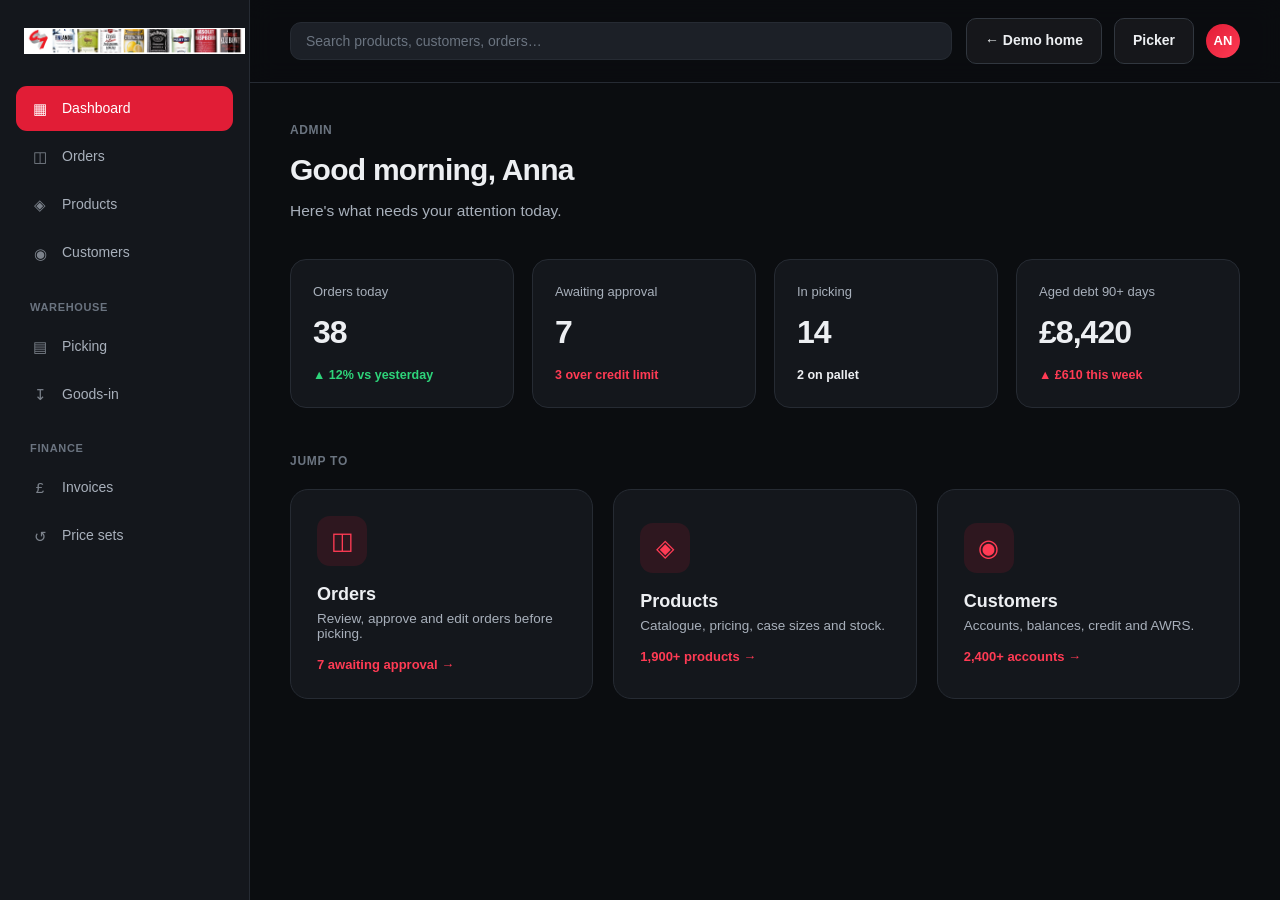
<file: g7/admin.html>
<!doctype html><html lang="en"><head><meta charset="utf-8"><meta name="viewport" content="width=device-width,initial-scale=1"><title>Admin panel · G7 Wholesale OS</title><style>
:root{--red:#E11D36;--red-2:#FF3B54;--ink:#0B0D10;--ink-2:#14171C;--ink-3:#1C2027;--line:#262B33;--line-2:#31373F;--txt:#EDEFF2;--txt-2:#A8B0BB;--txt-3:#6B7480;--card:#14171C;--ok:#2ED47A;--warn:#F5A623;--sans:-apple-system,BlinkMacSystemFont,'Segoe UI',Roboto,Helvetica,Arial,sans-serif}
*{box-sizing:border-box}html,body{margin:0;padding:0}
body{font-family:var(--sans);background:var(--ink);color:var(--txt);-webkit-font-smoothing:antialiased;line-height:1.55}
a{color:inherit;text-decoration:none}
.btn{display:inline-flex;align-items:center;gap:8px;border:0;cursor:pointer;font-family:inherit;font-weight:600;font-size:14px;padding:11px 18px;border-radius:10px;transition:.15s}
.btn-primary{background:var(--red);color:#fff}.btn-primary:hover{background:var(--red-2)}
.btn-ghost{background:rgba(255,255,255,.05);border:1px solid var(--line-2);color:var(--txt)}.btn-ghost:hover{border-color:var(--txt-3)}
.chip{display:inline-flex;align-items:center;gap:6px;font-size:12px;font-weight:600;padding:4px 10px;border-radius:999px}
.chip-ok{background:rgba(46,212,122,.14);color:var(--ok)}.chip-out{background:rgba(225,29,54,.16);color:var(--red-2)}.chip-low{background:rgba(245,166,35,.16);color:var(--warn)}
.pill-tab{display:inline-flex;background:var(--ink-3);border:1px solid var(--line);border-radius:999px;padding:4px;gap:4px}
.pill-tab button{border:0;background:none;font-family:inherit;font-weight:600;font-size:13px;color:var(--txt-2);padding:7px 14px;border-radius:999px;cursor:pointer}
.pill-tab button.on{background:var(--red);color:#fff}
.muted{color:var(--txt-3)}
.shell{display:grid;grid-template-columns:250px 1fr;min-height:100vh}
.side{background:var(--ink-2);border-right:1px solid var(--line);padding:22px 16px;position:sticky;top:0;height:100vh}
.side .brand{padding:6px 8px 24px}.side .brand img{height:26px}
.snav a{display:flex;align-items:center;gap:12px;padding:11px 14px;border-radius:11px;font-size:14px;font-weight:500;color:var(--txt-2);margin-bottom:3px;cursor:pointer;transition:.13s}
.snav a .i{width:20px;text-align:center;opacity:.7;font-size:15px}
.snav a:hover{background:var(--ink-3);color:var(--txt)}
.snav a.on{background:var(--red);color:#fff}.snav a.on .i{opacity:1}
.snav .grp{font-size:11px;text-transform:uppercase;letter-spacing:.06em;color:var(--txt-3);padding:20px 14px 8px;font-weight:700}
.topbar{display:flex;align-items:center;gap:14px;padding:18px 40px;border-bottom:1px solid var(--line);background:rgba(11,13,16,.6);backdrop-filter:blur(12px);position:sticky;top:0;z-index:20}
.topbar .search{background:var(--ink-3);border:1px solid var(--line);border-radius:11px;padding:10px 15px;font-size:14px;font-family:inherit;color:var(--txt);width:320px}
.topbar .search::placeholder{color:var(--txt-3)}
.topbar .sp{margin-left:auto;display:flex;gap:12px;align-items:center}
.avatar{width:34px;height:34px;border-radius:50%;background:linear-gradient(135deg,var(--red),var(--red-2));display:flex;align-items:center;justify-content:center;font-weight:700;font-size:13px;color:#fff}
.main{padding:38px 40px;max-width:1180px}
.crumb{font-size:12px;color:var(--txt-3);margin-bottom:8px;font-weight:700;letter-spacing:.05em;text-transform:uppercase}
.h1{font-size:30px;font-weight:800;letter-spacing:-.025em;margin-bottom:5px}
.sub1{color:var(--txt-2);font-size:15.5px;margin-bottom:36px}
.view{display:none}.view.on{display:block;animation:fade .25s ease}
@keyframes fade{from{opacity:0;transform:translateY(6px)}to{opacity:1;transform:none}}
.kpis{display:grid;grid-template-columns:repeat(4,1fr);gap:18px;margin-bottom:44px}
.kpi{background:var(--card);border:1px solid var(--line);border-radius:16px;padding:22px;transition:.15s}
.kpi:hover{border-color:var(--line-2)}
.kpi .l{font-size:13px;color:var(--txt-2)}.kpi .n{font-size:32px;font-weight:800;letter-spacing:-.03em;margin-top:6px}
.kpi .d{font-size:12.5px;font-weight:600;margin-top:8px}.kpi .up{color:var(--ok)}.kpi .down{color:var(--red-2)}
.sect-lbl{font-size:12px;text-transform:uppercase;letter-spacing:.06em;color:var(--txt-3);font-weight:800;margin:0 0 18px}
.tiles{display:grid;grid-template-columns:repeat(3,1fr);gap:20px}
.tile{background:var(--card);border:1px solid var(--line);border-radius:18px;padding:26px;cursor:pointer;transition:.16s;text-align:left;font-family:inherit;color:var(--txt)}
.tile:hover{border-color:var(--red);transform:translateY(-4px);box-shadow:0 20px 50px rgba(0,0,0,.4)}
.tile .ic{width:50px;height:50px;border-radius:13px;background:rgba(225,29,54,.13);color:var(--red-2);display:flex;align-items:center;justify-content:center;font-size:24px;margin-bottom:18px}
.tile h3{font-size:18px;margin-bottom:6px;font-weight:700}.tile p{font-size:13.5px;color:var(--txt-2);margin:0}
.tile .cnt{margin-top:16px;font-size:13px;font-weight:700;color:var(--red-2)}
.panel{background:var(--card);border:1px solid var(--line);border-radius:18px;overflow:hidden}
.panel .ph{display:flex;align-items:center;gap:14px;padding:20px 24px;border-bottom:1px solid var(--line)}
.panel .ph h3{font-size:17px;font-weight:700}.panel .ph .sp{margin-left:auto;display:flex;gap:10px}
table{width:100%;border-collapse:collapse}
th{font-size:11px;text-transform:uppercase;letter-spacing:.04em;color:var(--txt-3);text-align:left;padding:13px 24px;border-bottom:1px solid var(--line);font-weight:700}
td{padding:15px 24px;border-bottom:1px solid var(--line);font-size:14px;vertical-align:middle}
tr:last-child td{border-bottom:0}tbody tr{transition:.12s}tbody tr:hover{background:var(--ink-3)}
.ta-c{text-align:center}.ta-r{text-align:right}
.tprod{display:flex;align-items:center;gap:13px}
.tprod img{width:42px;height:42px;object-fit:contain;background:#fff;border-radius:9px;padding:4px}
.tname{font-weight:600;font-size:14px}.tsub{font-size:12px;color:var(--txt-3)}
.mono{font-family:ui-monospace,Menlo,Consolas,monospace;font-size:13px;color:var(--txt-2)}
.pe{display:inline-flex;align-items:center;border:1px solid var(--line-2);border-radius:10px;padding:0 6px 0 12px;background:var(--ink-3)}
.pe span{color:var(--txt-3);font-size:13px}.pe input{border:0;outline:0;width:84px;padding:10px 6px;font-family:inherit;font-size:14px;font-weight:600;background:none;color:var(--txt)}
.pe.case{border-color:rgba(225,29,54,.4);background:rgba(225,29,54,.08)}
.back{display:inline-flex;align-items:center;gap:7px;font-size:13.5px;font-weight:600;color:var(--red-2);cursor:pointer;margin-bottom:22px}
.two{display:grid;grid-template-columns:1fr 330px;gap:24px;align-items:start;margin-top:26px}
.cust .ph{padding:18px 22px}.cust .body{padding:8px 22px 20px}
.cust .row{display:flex;justify-content:space-between;font-size:14px;padding:11px 0;border-bottom:1px solid var(--line)}
.cust .row:last-child{border:0}.cust .row .v{font-weight:600}
.bar{height:8px;background:var(--ink-3);border-radius:999px;overflow:hidden;margin-top:10px}.bar>i{display:block;height:100%;background:linear-gradient(90deg,var(--red),var(--red-2))}
.totbox{padding:18px 24px;border-top:1px solid var(--line);background:var(--ink-2)}
.totbox .row{display:flex;justify-content:space-between;font-size:14px;padding:6px 0}.totbox .row.g{font-size:21px;font-weight:800;padding-top:10px}
.hint{font-size:12.5px;color:var(--txt-3);padding:16px 24px;border-top:1px solid var(--line);background:var(--ink-2)}
.filterbar{display:flex;gap:10px;margin-bottom:22px}
.search{background:var(--ink-3);border:1px solid var(--line);border-radius:11px;padding:11px 15px;font-size:14px;font-family:inherit;color:var(--txt);flex:1}
.search::placeholder{color:var(--txt-3)}
@media(max-width:1000px){.shell{grid-template-columns:1fr}.side{display:none}.main{padding:24px 18px}.topbar{padding:14px 18px}.topbar .search{width:100%}.kpis,.tiles{grid-template-columns:1fr 1fr}.two{grid-template-columns:1fr}}
</style>
</head><body><div class="shell"><aside class="side"><div class="brand"><img src="[data-uri]"></div><div class="snav" id="snav">
  <a data-go="dash" class="on" onclick="go('dash')"><span class="i">▦</span> Dashboard</a>
  <a data-go="orders" onclick="go('orders')"><span class="i">◫</span> Orders</a>
  <a data-go="products" onclick="go('products')"><span class="i">◈</span> Products</a>
  <a data-go="customers" onclick="go('customers')"><span class="i">◉</span> Customers</a>
  <div class="grp">Warehouse</div>
  <a href="/g7/picker"><span class="i">▤</span> Picking</a>
  <a data-go="dash" onclick="go('dash')"><span class="i">↧</span> Goods-in</a>
  <div class="grp">Finance</div>
  <a data-go="dash" onclick="go('dash')"><span class="i">£</span> Invoices</a>
  <a data-go="dash" onclick="go('dash')"><span class="i">↺</span> Price sets</a>
</div>
</aside><div><div class="topbar-wrap"><div class="topbar"><input class="search" placeholder="Search products, customers, orders…"><div class="sp"><a class="btn btn-ghost" href="/g7/">← Demo home</a><a class="btn btn-ghost" href="/g7/picker">Picker</a><div class="avatar">AN</div></div></div></div><main class="main"><div class="view on" id="v-dash">
  <div class="crumb">ADMIN</div>
  <div class="h1">Good morning, Anna</div>
  <div class="sub1">Here's what needs your attention today.</div>
  <div class="kpis">
    <div class="kpi"><div class="l">Orders today</div><div class="n">38</div><div class="d up">▲ 12% vs yesterday</div></div>
    <div class="kpi"><div class="l">Awaiting approval</div><div class="n">7</div><div class="d down">3 over credit limit</div></div>
    <div class="kpi"><div class="l">In picking</div><div class="n">14</div><div class="d">2 on pallet</div></div>
    <div class="kpi"><div class="l">Aged debt 90+ days</div><div class="n">£8,420</div><div class="d down">▲ £610 this week</div></div>
  </div>
  <div class="sect-lbl">Jump to</div>
  <div class="tiles">
    <button class="tile" onclick="go('orders')"><div class="ic">◫</div><h3>Orders</h3><p>Review, approve and edit orders before picking.</p><div class="cnt">7 awaiting approval →</div></button>
    <button class="tile" onclick="go('products')"><div class="ic">◈</div><h3>Products</h3><p>Catalogue, pricing, case sizes and stock.</p><div class="cnt">1,900+ products →</div></button>
    <button class="tile" onclick="go('customers')"><div class="ic">◉</div><h3>Customers</h3><p>Accounts, balances, credit and AWRS.</p><div class="cnt">2,400+ accounts →</div></button>
  </div>
</div>
<div class="view" id="v-orders">
  <div class="back" onclick="go('dash')">← Dashboard</div>
  <div class="crumb">ORDERS</div>
  <div class="h1">Order #122061</div>
  <div class="sub1">From sales rep Krzysztof · 444 Foods Ltd · awaiting approval</div>
  <div class="two">
    <div class="panel">
      <div class="ph"><h3>Order lines</h3><div class="sp"><button class="btn btn-primary">Approve &amp; invoice</button></div></div>
      <table>
        <thead><tr><th>Product</th><th class="ta-c">Qty</th><th>Price / unit</th><th>Price / case</th><th class="ta-r">Line total</th></tr></thead>
        <tbody id="obody"><tr data-case="20.0" data-qty="48"><td><div class="tprod"><img src="[data-uri]"><div><div class="tname">Łomża Radler Plum</div><div class="tsub">Case = 20</div></div></div></td><td class="ta-c">48</td><td><div class="pe"><span>&pound;</span><input class="unit" type="number" step="0.01" value="8.95"></div></td><td><div class="pe case"><span>&pound;</span><input class="casep" type="number" step="0.01" value="179.00"></div></td><td class="lineTot ta-r"><strong>&pound;429.60</strong></td></tr><tr data-case="24.0" data-qty="24"><td><div class="tprod"><img src="[data-uri]"><div><div class="tname">Soplica Cytrynówka</div><div class="tsub">Case = 24</div></div></div></td><td class="ta-c">24</td><td><div class="pe"><span>&pound;</span><input class="unit" type="number" step="0.01" value="12.89"></div></td><td><div class="pe case"><span>&pound;</span><input class="casep" type="number" step="0.01" value="309.36"></div></td><td class="lineTot ta-r"><strong>&pound;309.36</strong></td></tr><tr data-case="24.0" data-qty="72"><td><div class="tprod"><img src="[data-uri]"><div><div class="tname">Soplica Cytrynówka</div><div class="tsub">Case = 24</div></div></div></td><td class="ta-c">72</td><td><div class="pe"><span>&pound;</span><input class="unit" type="number" step="0.01" value="1.45"></div></td><td><div class="pe case"><span>&pound;</span><input class="casep" type="number" step="0.01" value="34.80"></div></td><td class="lineTot ta-r"><strong>&pound;104.40</strong></td></tr><tr data-case="15.0" data-qty="12"><td><div class="tprod"><img src="[data-uri]"><div><div class="tname">Soplica Cytrynówka</div><div class="tsub">Case = 15</div></div></div></td><td class="ta-c">12</td><td><div class="pe"><span>&pound;</span><input class="unit" type="number" step="0.01" value="6.99"></div></td><td><div class="pe case"><span>&pound;</span><input class="casep" type="number" step="0.01" value="104.85"></div></td><td class="lineTot ta-r"><strong>&pound;83.88</strong></td></tr></tbody>
      </table>
      <div class="hint">Enter a unit price or a case price — the other updates automatically. Only the unit price is stored; the invoice shows units.</div>
      <div class="totbox">
        <div class="row"><span class="muted">Net</span><span id="net">£0.00</span></div>
        <div class="row"><span class="muted">VAT 20%</span><span id="vat">£0.00</span></div>
        <div class="row g"><span>Total</span><span id="gross">£0.00</span></div>
      </div>
    </div>
    <div class="panel cust">
      <div class="ph"><h3>Customer</h3></div>
      <div class="body">
        <div class="row"><span class="muted">Account</span><span class="v">444 Foods Ltd</span></div>
        <div class="row"><span class="muted">AWRS</span><span class="v" style="color:var(--ok)">Verified ✓</span></div>
        <div class="row"><span class="muted">Balance</span><span class="v">£5,159</span></div>
        <div class="row"><span class="muted">Credit limit</span><span class="v">£8,000</span></div>
        <div style="padding-top:6px"><div class="muted" style="font-size:12.5px">Credit used — 64%</div><div class="bar"><i style="width:64%"></i></div></div>
      </div>
    </div>
  </div>
</div>
<div class="view" id="v-products">
  <div class="back" onclick="go('dash')">← Dashboard</div>
  <div class="crumb">PRODUCTS</div>
  <div class="h1">Product catalogue</div>
  <div class="sub1">1,900+ items across alcohol and other goods.</div>
  <div class="filterbar">
    <input class="search" placeholder="Search by name, Cat No. or barcode…">
    <span class="pill-tab"><button class="on">All</button><button>Alcohol</button><button>Other</button></span>
  </div>
  <div class="panel">
    <table>
      <thead><tr><th>Product</th><th>Cat No.</th><th>Category</th><th>Case</th><th>Unit £</th><th>Stock</th></tr></thead>
      <tbody><tr><td><div class="tprod"><img src="[data-uri]"><div><div class="tname">Łomża Radler Plum</div><div class="tsub">Poland</div></div></div></td><td class="mono">A2497</td><td>Beer</td><td>20</td><td><strong>&pound;8.95</strong></td><td><span class="chip chip-ok">In stock</span></td></tr><tr><td><div class="tprod"><img src="[data-uri]"><div><div class="tname">Soplica Cytrynówka</div><div class="tsub">Poland</div></div></div></td><td class="mono">A2496</td><td>Liqueur</td><td>24</td><td><strong>&pound;12.89</strong></td><td><span class="chip chip-ok">In stock</span></td></tr><tr><td><div class="tprod"><img src="[data-uri]"><div><div class="tname">Soplica Cytrynówka</div><div class="tsub">Poland</div></div></div></td><td class="mono">A2495</td><td>Liqueur</td><td>24</td><td><strong>&pound;1.45</strong></td><td><span class="chip chip-ok">In stock</span></td></tr><tr><td><div class="tprod"><img src="[data-uri]"><div><div class="tname">Soplica Cytrynówka</div><div class="tsub">Poland</div></div></div></td><td class="mono">A2494</td><td>Liqueur</td><td>15</td><td><strong>&pound;6.99</strong></td><td><span class="chip chip-low">Low</span></td></tr><tr><td><div class="tprod"><img src="[data-uri]"><div><div class="tname">Perła Free Honey</div><div class="tsub">Poland</div></div></div></td><td class="mono">O2493</td><td>Beer</td><td>20</td><td><strong>&pound;0.89</strong></td><td><span class="chip chip-ok">In stock</span></td></tr><tr><td><div class="tprod"><img src="[data-uri]"><div><div class="tname">Perła 0% Lime &amp; Mint</div><div class="tsub">Poland</div></div></div></td><td class="mono">O2492</td><td>Beer</td><td>20</td><td><strong>&pound;5.98</strong></td><td><span class="chip chip-out">Out</span></td></tr><tr><td><div class="tprod"><img src="[data-uri]"><div><div class="tname">Carlo Rossi Botanicals Jasmin Orange</div><div class="tsub">US</div></div></div></td><td class="mono">A2491</td><td>Wine</td><td>12</td><td><strong>&pound;7.11</strong></td><td><span class="chip chip-ok">In stock</span></td></tr><tr><td><div class="tprod"><img src="[data-uri]"><div><div class="tname">Carlo Rossi Botanicals Aloe Vera Lychee</div><div class="tsub">US</div></div></div></td><td class="mono">A2490</td><td>Wine</td><td>12</td><td><strong>&pound;2.88</strong></td><td><span class="chip chip-ok">In stock</span></td></tr><tr><td><div class="tprod"><img src="[data-uri]"><div><div class="tname">Staropolskie Dzika Róża</div><div class="tsub">Poland</div></div></div></td><td class="mono">A2489</td><td>Beer</td><td>15</td><td><strong>&pound;1.29</strong></td><td><span class="chip chip-low">Low</span></td></tr><tr><td><div class="tprod"><img src="[data-uri]"><div><div class="tname">Reeva Noodles Beef</div><div class="tsub">Poland</div></div></div></td><td class="mono">A2488</td><td>Snacks</td><td>24</td><td><strong>&pound;9.79</strong></td><td><span class="chip chip-ok">In stock</span></td></tr><tr><td><div class="tprod"><img src="[data-uri]"><div><div class="tname">Reeva Noodles Chicken</div><div class="tsub">Poland</div></div></div></td><td class="mono">A2487</td><td>Snacks</td><td>24</td><td><strong>&pound;5.82</strong></td><td><span class="chip chip-ok">In stock</span></td></tr><tr><td><div class="tprod"><img src="[data-uri]"><div><div class="tname">Dębowa Polska Aporter</div><div class="tsub">Poland</div></div></div></td><td class="mono">A2486</td><td>Vodka</td><td>12</td><td><strong>&pound;1.19</strong></td><td><span class="chip chip-out">Out</span></td></tr><tr><td><div class="tprod"><img src="[data-uri]"><div><div class="tname">Dębowa Polska Sowa</div><div class="tsub">Poland</div></div></div></td><td class="mono">A2485</td><td>Vodka</td><td>6</td><td><strong>&pound;8.95</strong></td><td><span class="chip chip-ok">In stock</span></td></tr><tr><td><div class="tprod"><img src="[data-uri]"><div><div class="tname">Dębowa Polska Dzik</div><div class="tsub">Poland</div></div></div></td><td class="mono">A2484</td><td>Vodka</td><td>6</td><td><strong>&pound;12.89</strong></td><td><span class="chip chip-ok">In stock</span></td></tr><tr><td><div class="tprod"><img src="[data-uri]"><div><div class="tname">Dębowa Polska Lis</div><div class="tsub">Poland</div></div></div></td><td class="mono">A2483</td><td>Vodka</td><td>6</td><td><strong>&pound;1.45</strong></td><td><span class="chip chip-ok">In stock</span></td></tr></tbody>
    </table>
  </div>
</div>
<div class="view" id="v-customers">
  <div class="back" onclick="go('dash')">← Dashboard</div>
  <div class="crumb">CUSTOMERS</div>
  <div class="h1">Customers</div>
  <div class="sub1">2,400+ trade accounts.</div>
  <div class="filterbar"><input class="search" placeholder="Search account name or number…"></div>
  <div class="panel">
    <table>
      <thead><tr><th>Account</th><th>AWRS</th><th>Terms</th><th class="ta-r">Balance</th><th class="ta-r">Credit limit</th></tr></thead>
      <tbody>
        <tr><td><strong>444 Foods Ltd</strong><div class="tsub">Basildon</div></td><td><span class="chip chip-ok">Verified</span></td><td>30 days</td><td class="ta-r">£5,159</td><td class="ta-r">£8,000</td></tr>
        <tr><td><strong>Nova Convenience</strong><div class="tsub">Leeds</div></td><td><span class="chip chip-ok">Verified</span></td><td>14 days</td><td class="ta-r">£1,204</td><td class="ta-r">£3,000</td></tr>
        <tr><td><strong>Kowalski Deli</strong><div class="tsub">Manchester</div></td><td><span class="chip chip-low">Pending</span></td><td>Cash</td><td class="ta-r">£0</td><td class="ta-r">£500</td></tr>
        <tr><td><strong>Baltic Store</strong><div class="tsub">Sheffield</div></td><td><span class="chip chip-ok">Verified</span></td><td>30 days</td><td class="ta-r">£7,890</td><td class="ta-r">£8,000</td></tr>
      </tbody>
    </table>
  </div>
</div>
</main></div></div><script>
function go(v){
  document.querySelectorAll('.view').forEach(x=>x.classList.remove('on'));
  document.getElementById('v-'+v).classList.add('on');
  document.querySelectorAll('#snav a').forEach(a=>a.classList.toggle('on', a.dataset.go===v));
  window.scrollTo(0,0);
}
function recalc(){
  let net=0;
  document.querySelectorAll('#obody tr').forEach(tr=>{
    const qty=+tr.dataset.qty, unit=+tr.querySelector('.unit').value||0, lt=unit*qty; net+=lt;
    tr.querySelector('.lineTot').innerHTML='<strong>£'+lt.toFixed(2)+'</strong>';
  });
  const vat=net*0.2;
  document.getElementById('net').textContent='£'+net.toFixed(2);
  document.getElementById('vat').textContent='£'+vat.toFixed(2);
  document.getElementById('gross').textContent='£'+(net+vat).toFixed(2);
}
document.querySelectorAll('#obody tr').forEach(tr=>{
  const cs=+tr.dataset.case,u=tr.querySelector('.unit'),c=tr.querySelector('.casep');
  u.addEventListener('input',()=>{c.value=((+u.value||0)*cs).toFixed(2);recalc();});
  c.addEventListener('input',()=>{u.value=((+c.value||0)/cs).toFixed(2);recalc();});
});
recalc();
</script>
</body></html>
</file>
<file: assets/css/cookie-consent.css>
.cookie-consent-banner,
.cookie-settings-dialog {
  color: #eef6ff;
  font-family: "Inter", "Segoe UI", "Noto Sans", system-ui, -apple-system, sans-serif;
}

.cookie-consent-banner {
  position: fixed;
  right: 1rem;
  bottom: 1rem;
  left: 1rem;
  z-index: 1000;
  width: min(100% - 2rem, 880px);
  margin: 0 auto;
  padding: 1rem;
  border: 1px solid rgba(168, 255, 214, 0.24);
  border-radius: 10px;
  background: #0f161f;
  box-shadow: 0 24px 54px rgba(0, 0, 0, 0.55);
}

.cookie-consent-banner[hidden],
.cookie-settings-backdrop[hidden] {
  display: none;
}

.cookie-consent-banner h2,
.cookie-settings-dialog h2,
.cookie-settings-dialog h3 {
  margin: 0 0 0.45rem;
  color: #eef6ff;
  line-height: 1.25;
}

.cookie-consent-banner h2,
.cookie-settings-dialog h2 {
  font-size: 1.2rem;
}

.cookie-consent-banner p,
.cookie-settings-dialog p {
  margin: 0;
  color: #c9d7e2;
  line-height: 1.55;
}

.cookie-consent-banner a,
.cookie-settings-dialog a {
  color: #20d68b;
  text-decoration: underline;
  text-underline-offset: 2px;
}

.cookie-consent-actions,
.cookie-settings-actions {
  display: flex;
  gap: 0.65rem;
  flex-wrap: wrap;
  margin-top: 0.9rem;
}

.cookie-consent-button,
.cookie-settings-trigger {
  appearance: none;
  min-height: 42px;
  padding: 0.58rem 0.9rem;
  border: 1px solid rgba(32, 214, 139, 0.5);
  border-radius: 8px;
  background: #20d68b;
  color: #04110b;
  cursor: pointer;
  font: inherit;
  font-weight: 800;
}

.cookie-consent-button.secondary,
.cookie-settings-trigger {
  background: transparent;
  color: #eef6ff;
}

.cookie-settings-trigger {
  min-height: auto;
  padding: 0;
  border: 0;
  color: inherit;
  font-weight: inherit;
  text-decoration: underline;
  text-underline-offset: 2px;
}

.cookie-consent-button:hover,
.cookie-consent-button:focus-visible,
.cookie-settings-trigger:hover,
.cookie-settings-trigger:focus-visible {
  outline: 2px solid #a8ffd6;
  outline-offset: 2px;
}

.cookie-settings-backdrop {
  position: fixed;
  inset: 0;
  z-index: 1010;
  display: grid;
  place-items: center;
  padding: 1rem;
  background: rgba(0, 0, 0, 0.72);
}

.cookie-settings-dialog {
  width: min(100%, 680px);
  max-height: min(86vh, 760px);
  overflow: auto;
  padding: 1rem;
  border: 1px solid rgba(168, 255, 214, 0.24);
  border-radius: 10px;
  background: #0f161f;
  box-shadow: 0 24px 54px rgba(0, 0, 0, 0.6);
}

.cookie-settings-header {
  display: flex;
  align-items: flex-start;
  justify-content: space-between;
  gap: 1rem;
}

.cookie-settings-close {
  appearance: none;
  width: 40px;
  height: 40px;
  border: 1px solid rgba(168, 255, 214, 0.24);
  border-radius: 8px;
  background: transparent;
  color: #eef6ff;
  cursor: pointer;
  font: inherit;
  font-size: 1.35rem;
}

.cookie-category {
  display: grid;
  grid-template-columns: minmax(0, 1fr) auto;
  gap: 0.8rem;
  margin-top: 0.8rem;
  padding: 0.85rem;
  border: 1px solid rgba(168, 255, 214, 0.12);
  border-radius: 8px;
  background: rgba(255, 255, 255, 0.025);
}

.cookie-category h3 {
  font-size: 1rem;
}

.cookie-category input {
  width: 22px;
  height: 22px;
  margin: 0.15rem 0 0;
  accent-color: #20d68b;
}

.cookie-category-status {
  color: #a8ffd6;
  font-size: 0.82rem;
  font-weight: 800;
}

@media (max-width: 560px) {
  .cookie-consent-actions,
  .cookie-settings-actions {
    flex-direction: column;
  }

  .cookie-consent-button {
    width: 100%;
  }
}

@media (prefers-reduced-motion: reduce) {
  .cookie-consent-banner,
  .cookie-settings-dialog {
    scroll-behavior: auto;
  }
}
</file>
